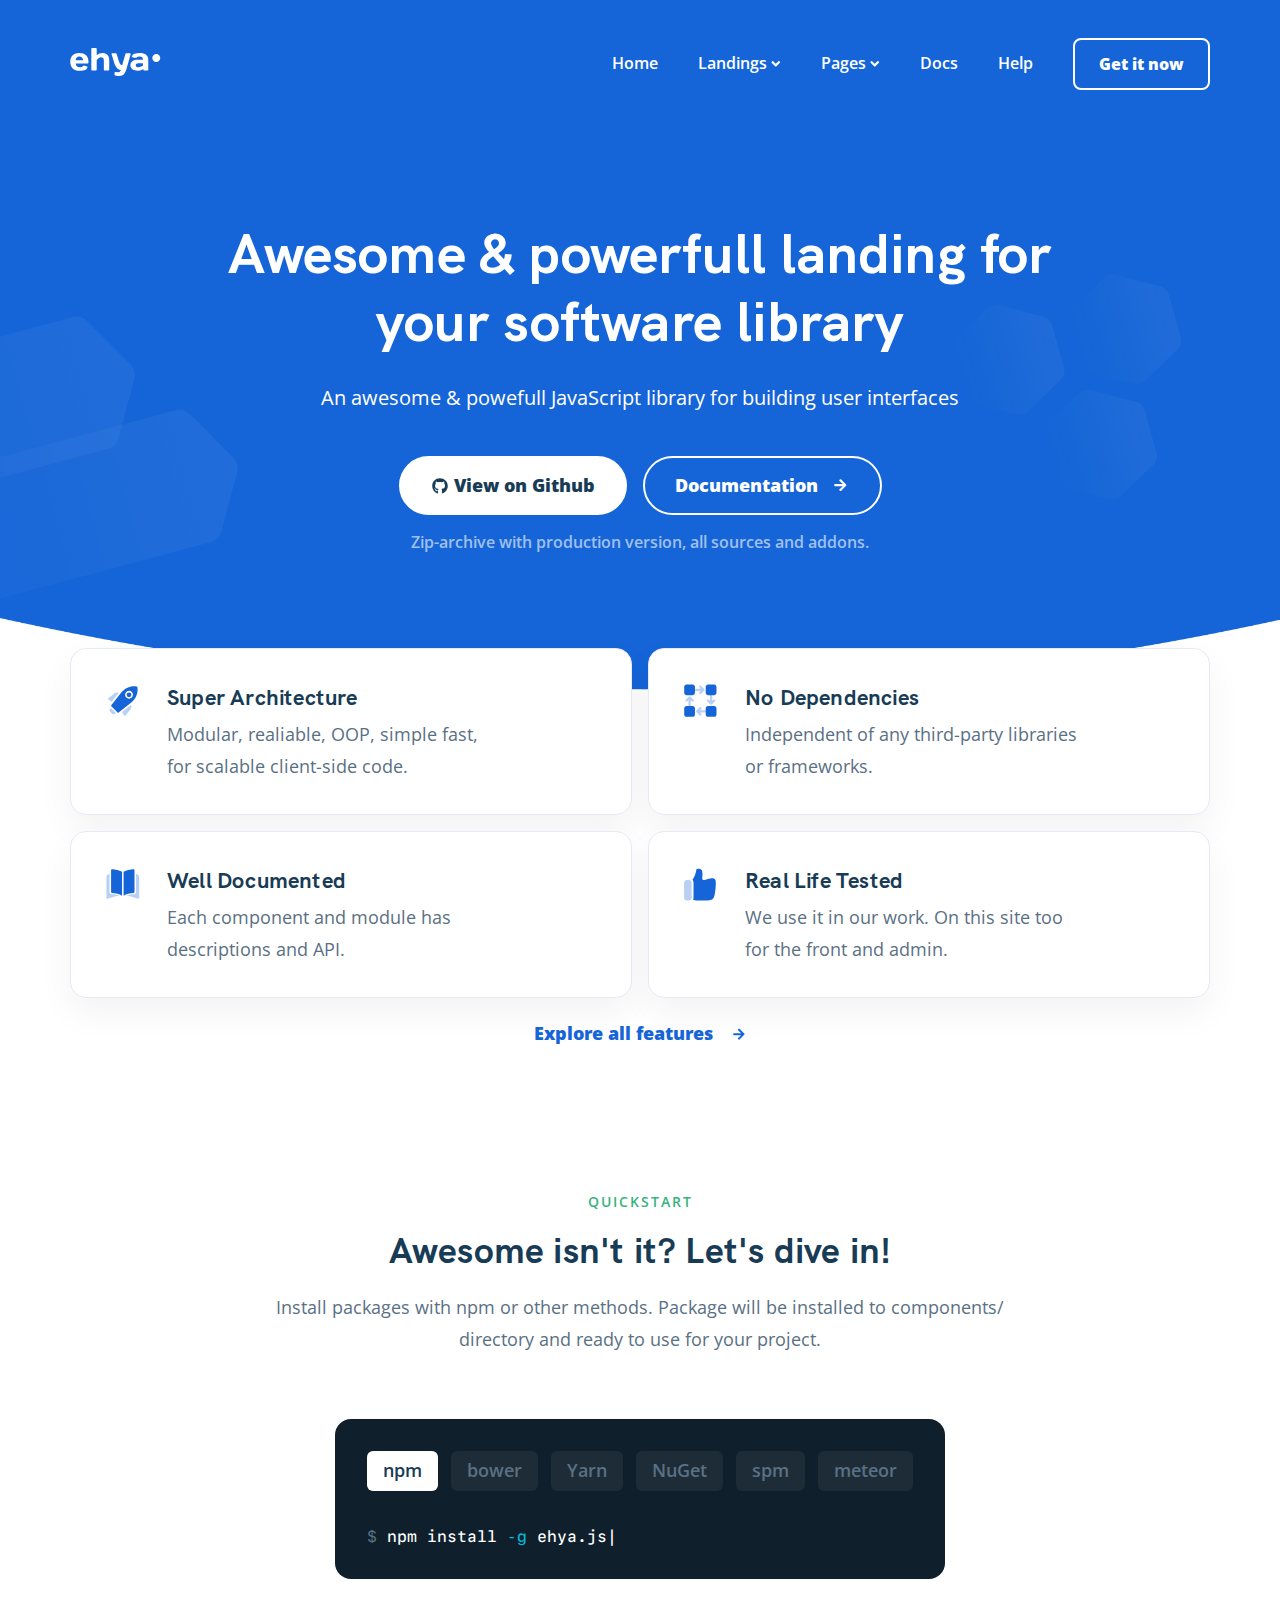
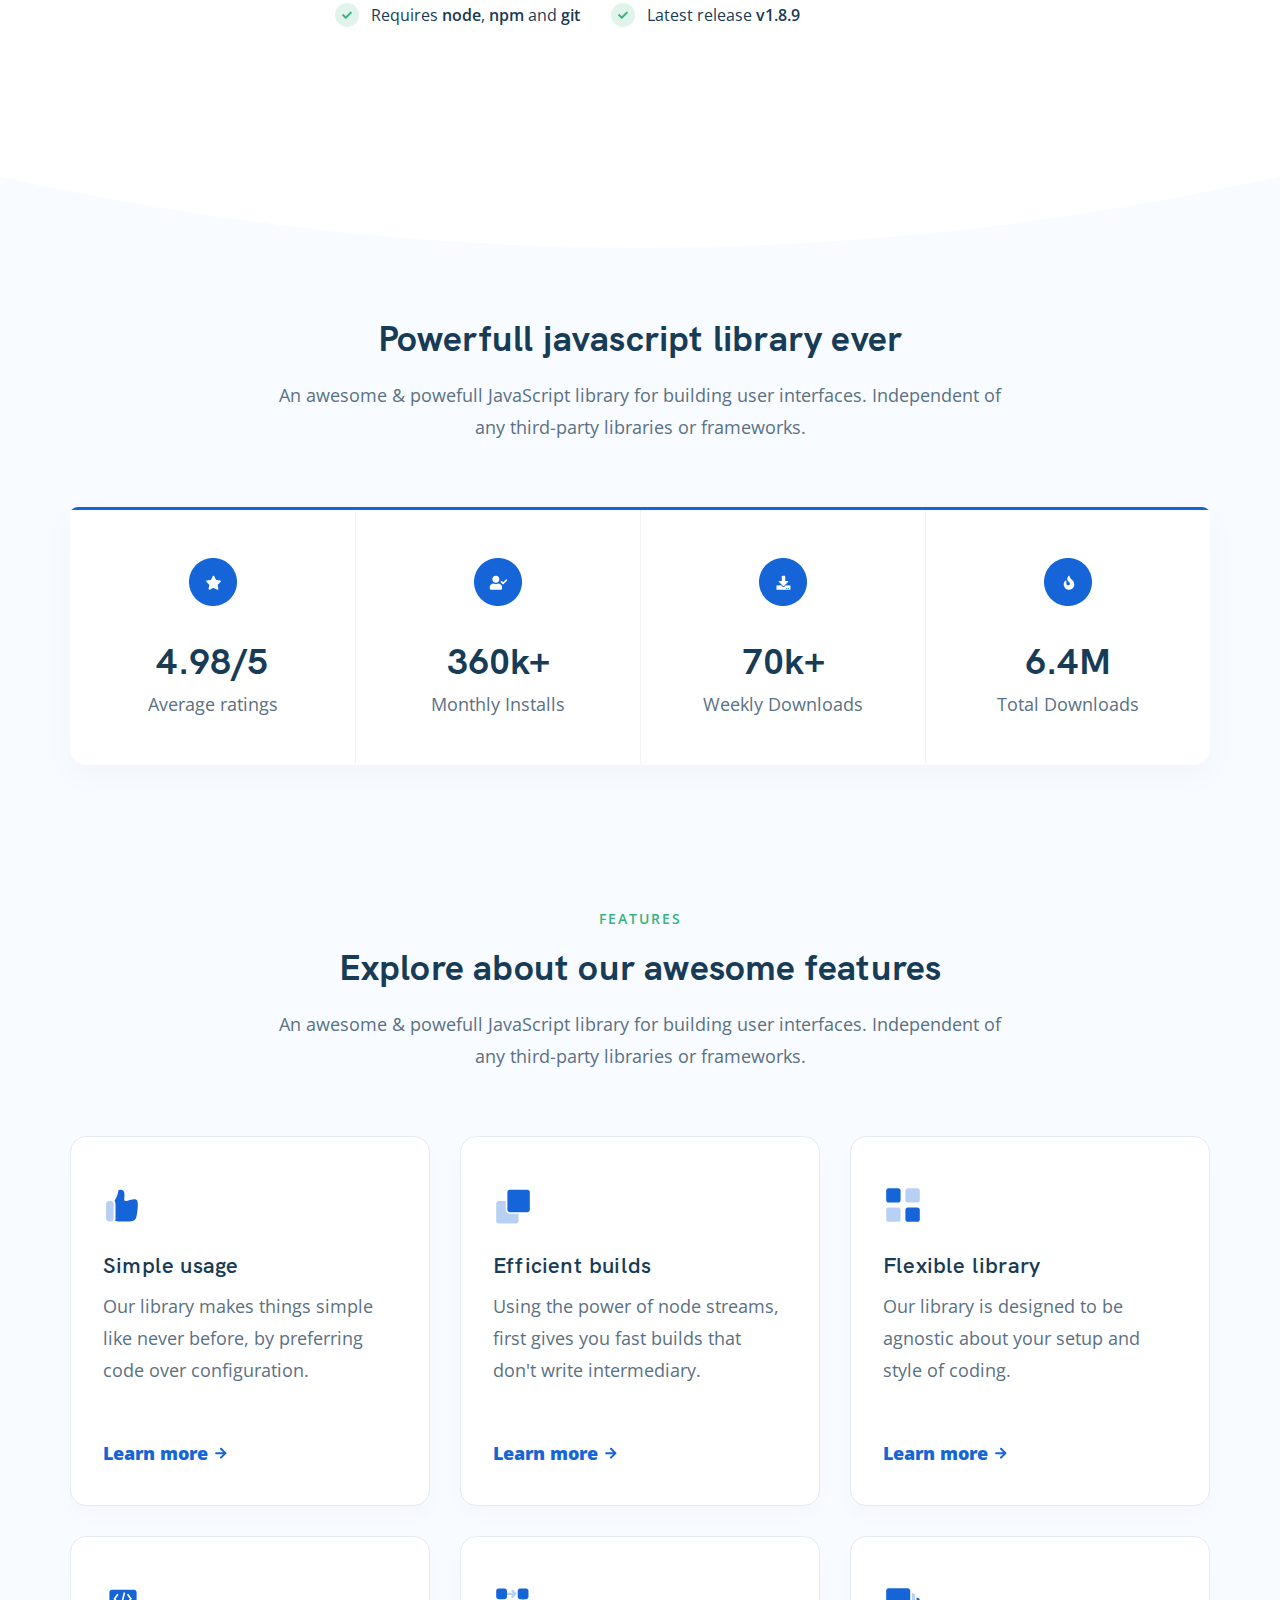
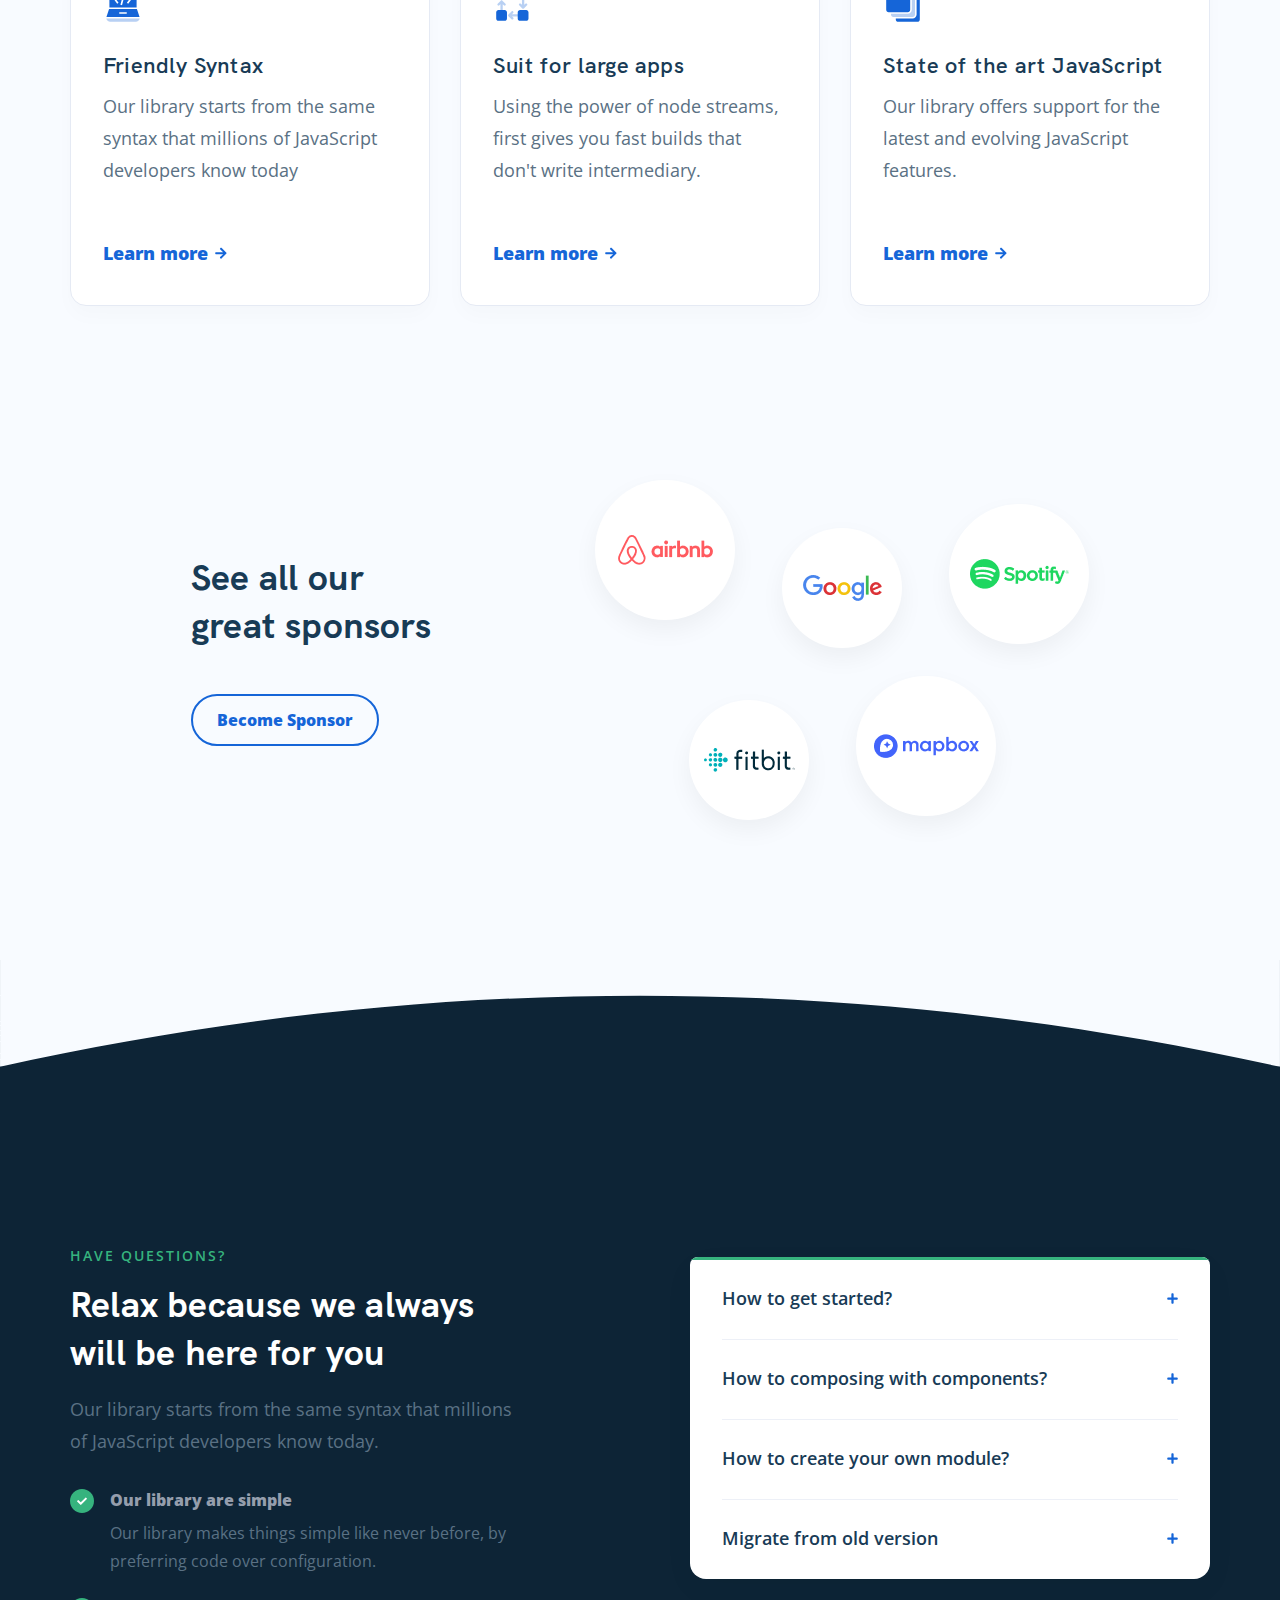
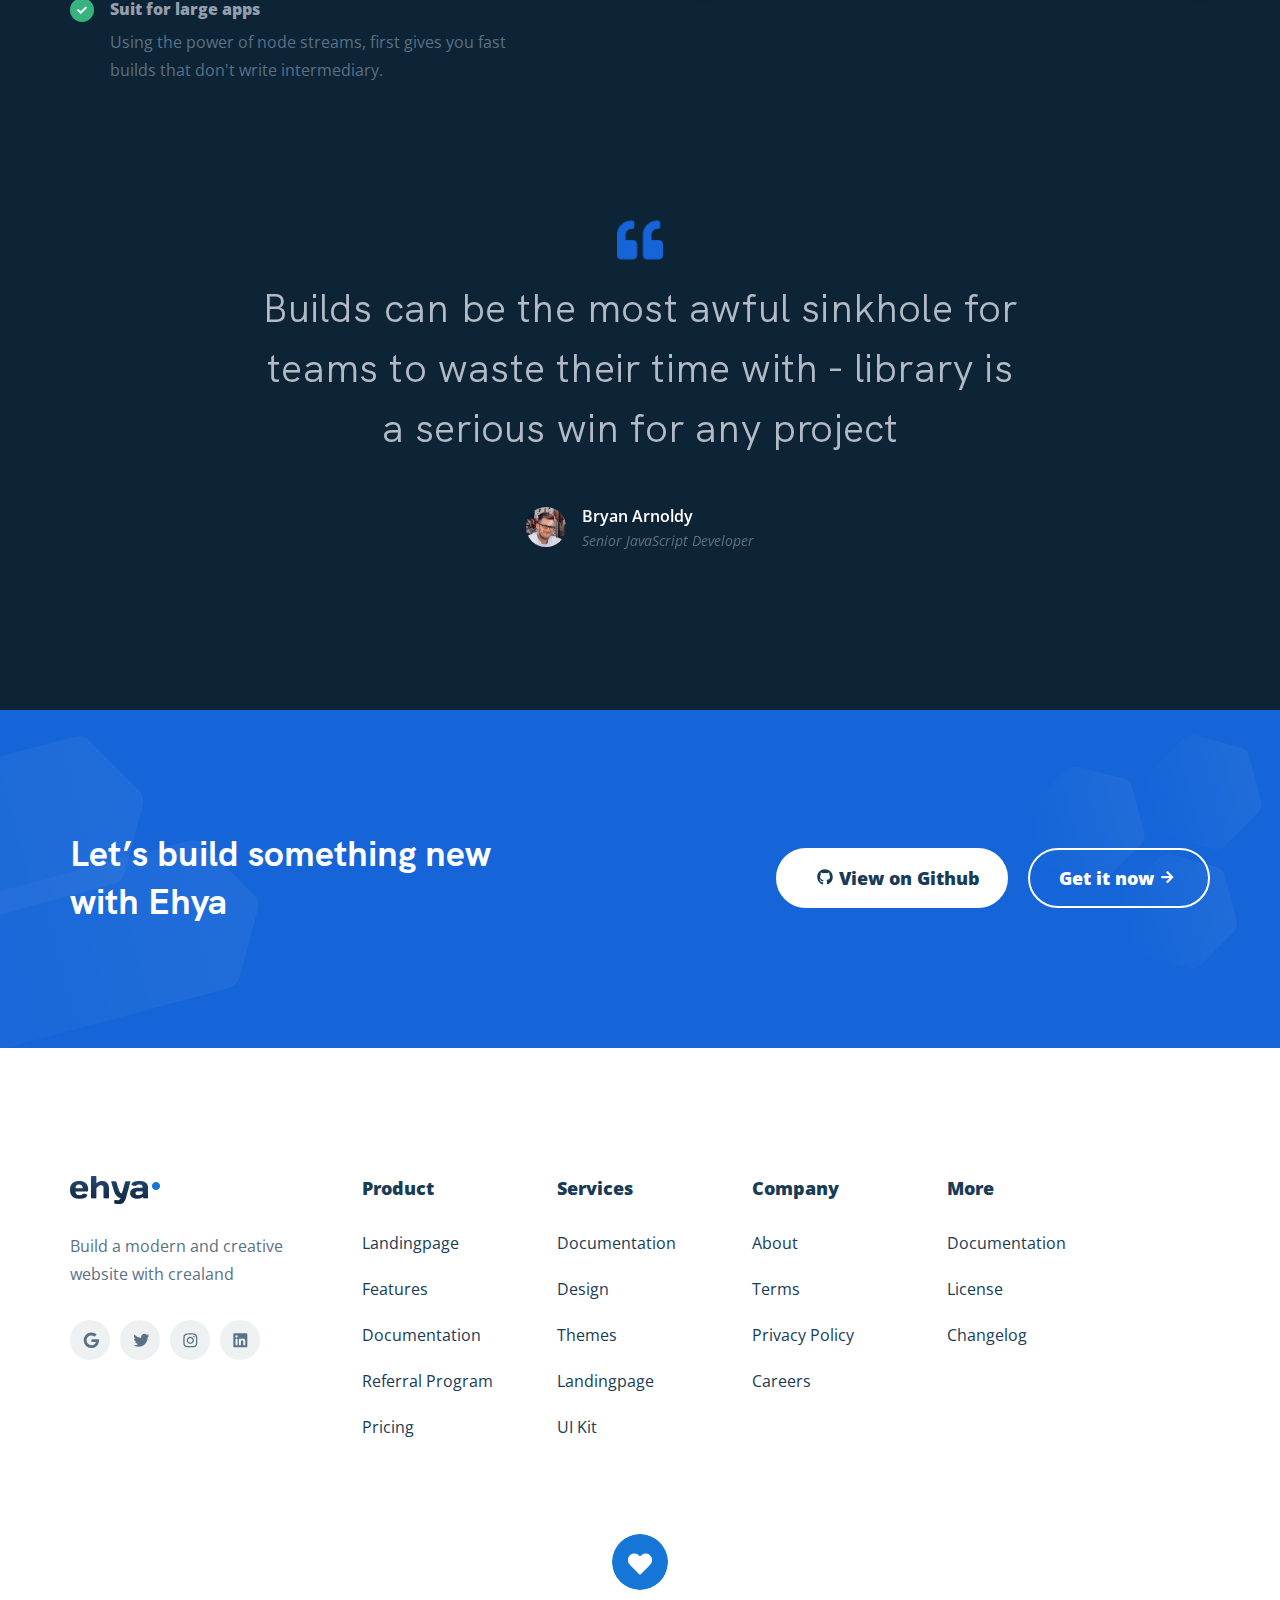
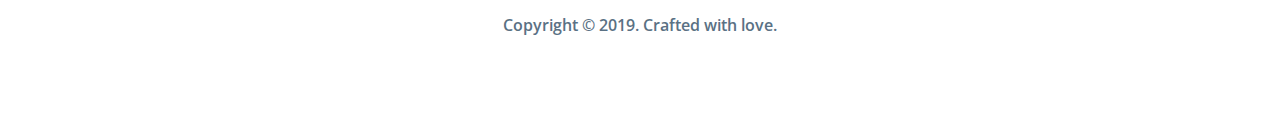
<file: index.html>
<!DOCTYPE html>
<html lang="en">
<head>
    <meta charset="UTF-8">
    <meta name="viewport" content="width=device-width, initial-scale=1.0">
    <title>Ehya - Software Library</title>
    <link rel="shortcut icon" href="images/favicon.ico" type="image/x-icon">
    <link rel="icon" href="images/favicon.ico" type="image/x-icon">
    <link rel="preload" href="https://fonts.googleapis.com/css2?family=Open+Sans:ital,wght@0,400;0,600;0,700;1,400&display=swap" as="style" onload="this.onload=null;this.rel='stylesheet'">
    <noscript>
        <link rel="stylesheet" href="https://fonts.googleapis.com/css2?family=Open+Sans:ital,wght@0,400;0,600;0,700;1,400&display=swap">
    </noscript>
    <link rel="preload" href="css/swiper-bundle.min.css" as="style" onload="this.onload=null;this.rel='stylesheet'">
    <noscript>
        <link rel="stylesheet" href="css/swiper-bundle.min.css">
    </noscript>
    <link rel="preload" href="css/style.css" as="style" onload="this.onload=null;this.rel='stylesheet'">
    <noscript>
        <link rel="stylesheet" href="css/style.css">
    </noscript>

    <script src="js/jquery-3.5.1.min.js" defer></script>
    <script src="js/swiper-bundle.min.js" defer></script>
    <script src="js/main.min.js" defer></script>
</head>
<body>
    
    <object type="image/svg+xml" data="images/sprites.svg" style="display: none;"></object>
    
    <div class="modal sign-up-modal">
        <div class="modal-overlay"></div>
        <div class="sign-up-modal__inner">
            <div class="close-btn-block">
                <img src="images/close-icon.png" alt="Close modal" class="sign-up-modal__close-btn">
            </div>
            <!-- /.close-btn-block -->
            <div class="sign-up-modal__content">
                <h3 class="sign-up-modal__title">Let’s join us</h3>
                <button class="sign-up-modal__google-sign-up-btn">
                    <img class="google-sign-up-img" src="images/Bitmap@3x.png" alt="Sign up via Google">
                    Sign up with Google
                </button>
                <h4 class="sign-up-modal__subtitle">Or, sign up with your email</h4>
                <form action="#" class="sign-up-modal__form">
                    <h6 class="input-title">Your name*</h6>
                    <input type="text" class="sign-up-modal__input sign-up-modal__name" placeholder="Enter your name">
                    <h6 class="input-title">Email address*</h6>
                    <input type="email" class="sign-up-modal__input sign-up-modal__email" placeholder="Enter email address">
                    <h6 class="input-title">Password*</h6>
                    <input type="password" class="sign-up-modal__input sign-up-modal__password" placeholder="Enter password">
                    <input type="checkbox" class="sign-up-modal__checkbox-input" id="modal-checkbox">
                    <label class="sign-up-modal__checkbox" for="modal-checkbox">Agree to terms & conditions</label>
                    <button class="sign-up-modal__sign-up-btn" type="submit">Sign up</button>
                </form>
                <span class="sign-up-modal__info">Already have an account?
                    <a class="sign-up-modal__info-link" href="#">Sign in now</a>
                </span></div>
            <!-- /.sign-up-modal__content -->
        </div>
        <!-- /.sign-up-mpdal__inner -->
    </div>
    <!-- /.modal sign-up-modal -->
    
    <div class="mobile-menu">
        <div class="mobile-menu__overlay"></div>
        <div class="mobile-menu__inner">
            <div class="mobile-menu__wrapper">
                <button class="mobile-menu__close-btn">
                    <img src="images/close-mobile-menu.png" alt="Close menu" class="close-btn-icon">
                </button>
                <ul class="mobile-menu__list">
                    <li class="mobile-menu__item">
                        <a href="index.html" class="mobile-menu__link">Home</a>
                    </li>
                    <li class="mobile-menu__item">
                        <a href="#" class="mobile-menu__link mobile-menu__link--dropdown">Landings
                            <svg class="icon mobile-menu__icon">
                                <use xlink:href="images/sprites.svg#arrow-dropdown-menu-icon"></use>
                            </svg>
                        </a>
                        <ul class="mobile-menu__submenu-list">
                            <li class="mobile-menu__submenu-item">
                                <a href="#" class="mobile-menu__submenu-link mobile-menu__submenu-link--dropdown">Services
                                    <svg class="icon mobile-menu__icon">
                                        <use xlink:href="images/sprites.svg#arrow-dropdown-menu-icon"></use>
                                    </svg>
                                </a>
                                <ul class="mobile-menu__subsubmenu-list">
                                    <li class="mobile-menu__subsubmenu-item">
                                        <a href="#" class="mobile-menu__submenu-link">Software Library</a>
                                    </li>
                                    <li class="mobile-menu__subsubmenu-item">
                                        <a href="#" class="mobile-menu__submenu-link">Insurance</a>
                                    </li>
                                    <li class="mobile-menu__subsubmenu-item">
                                        <a href="#" class="mobile-menu__submenu-link">Converence</a>
                                    </li>
                                    <li class="mobile-menu__subsubmenu-item">
                                        <a href="#" class="mobile-menu__submenu-link">Rental</a>
                                    </li>
                                </ul>
                            </li> 
                            <li class="mobile-menu__submenu-item">
                                <a href="#" class="mobile-menu__submenu-link mobile-menu__submenu-link--dropdown">Products
                                    <svg class="icon mobile-menu__icon">
                                        <use xlink:href="images/sprites.svg#arrow-dropdown-menu-icon"></use>
                                    </svg>
                                </a>
                                <ul class="mobile-menu__subsubmenu-list">
                                    <li class="mobile-menu__subsubmenu-item">
                                        <a href="#" class="mobile-menu__submenu-link">Software Library</a>
                                    </li>
                                    <li class="mobile-menu__subsubmenu-item">
                                        <a href="#" class="mobile-menu__submenu-link">Insurance</a>
                                    </li>
                                    <li class="mobile-menu__subsubmenu-item">
                                        <a href="#" class="mobile-menu__submenu-link">Converence</a>
                                    </li>
                                    <li class="mobile-menu__subsubmenu-item">
                                        <a href="#" class="mobile-menu__submenu-link">Rental</a>
                                    </li>
                                </ul>
                            </li>
                        </ul>
                    </li>
                    <li class="mobile-menu__item">
                        <a href="#" class="mobile-menu__link mobile-menu__link--dropdown">Pages
                            <svg class="icon mobile-menu__icon">
                                <use xlink:href="images/sprites.svg#arrow-dropdown-menu-icon"></use>
                            </svg>
                        </a>
                        <ul class="mobile-menu__submenu-list">
                            <li class="mobile-menu__submenu-item">
                                <a href="#" class="mobile-menu__submenu-link">Software Library</a>
                            </li>
                            <li class="mobile-menu__submenu-item">
                                <a href="#" class="mobile-menu__submenu-link">Insurance</a>
                            </li>
                            <li class="mobile-menu__submenu-item">
                                <a href="#" class="mobile-menu__submenu-link">Converence</a>
                            </li>
                            <li class="mobile-menu__submenu-item">
                                <a href="#" class="mobile-menu__submenu-link">Rental</a>
                            </li>
                        </ul>
                    </li>
                    <li class="mobile-menu__item">
                        <a href="#" class="mobile-menu__link mobile-menu__link--dropdown">Docs
                            <svg class="icon mobile-menu__icon">
                                <use xlink:href="images/sprites.svg#arrow-dropdown-menu-icon"></use>
                            </svg>
                        </a>
                        <ul class="mobile-menu__submenu-list">
                            <li class="mobile-menu__submenu-item">
                                <a href="#" class="mobile-menu__submenu-link">Software Library</a>
                            </li>
                            <li class="mobile-menu__submenu-item">
                                <a href="#" class="mobile-menu__submenu-link">Insurance</a>
                            </li>
                            <li class="mobile-menu__submenu-item">
                                <a href="#" class="mobile-menu__submenu-link">Converence</a>
                            </li>
                            <li class="mobile-menu__submenu-item">
                                <a href="#" class="mobile-menu__submenu-link">Rental</a>
                            </li>
                        </ul>
                    </li>
                </ul>
                <button class="mobile-menu__button modal-open-btn">Get it now</button>
            </div>
            <!-- /.mobile-menu__wrapper -->
        </div>
        <!-- /.mobile-menu__inner -->
    </div>
    <!-- /.mobile-menu -->
    
    <header class="header">
        <div class="container header__container">
            <div class="header__wrapper">
                <div class="header__logo">
                    <a href="index.html" class="header__link">
                        <img src="images/logo-header.svg" alt="Ehya" class="header__logo-image">
                    </a>
                </div>
                <nav class="header__menu menu">
                    <ul class="menu__list">
                        <li class="menu__item">
                            <a href="index.html" class="menu__link">Home</a>
                        </li>
                        <li class="menu__item menu__item--dropdown" id="landings">
                            <a href="#" class="menu__link">Landings
                                <img src="images/menu-arrow-down.svg" alt="More" class="menu__img">
                            </a>
                            <div class="dropdown-menu">
                                <div class="dropdown-menu__wrapper">
                                    <ul class="dropdown-menu__list">
                                        <li class="dropdown-menu__item dropdown-menu__item--dropdown">Company
                                            <svg class="icon arrow-dropdown-menu-icon">
                                                <use xlink:href="images/sprites.svg#arrow-dropdown-menu-icon"></use>
                                            </svg>
                                            <div class="dropdown-submenu">
                                                <div class="dropdown-submenu__wrapper">
                                                    <ul class="dropdown-submenu__list">
                                                        <li class="dropdown-submenu__item">Basic</li>
                                                        <li class="dropdown-submenu__item">Right Cover</li>
                                                        <li class="dropdown-submenu__item">Left Cover</li>
                                                        <li class="dropdown-submenu__item">Modal</li>
                                                        <li class="dropdown-submenu__item">Modal with Image</li>
                                                        <li class="dropdown-submenu__item">Illustration</li>
                                                    </ul>
                                                </div>
                                                <!-- /.dropdown-submenu__wrapper -->
                                            </div>
                                            <!-- /.dropdown-submenu -->
                                        </li>
                                        <li class="dropdown-menu__item dropdown-menu__item--dropdown">Career
                                            <svg class="icon arrow-dropdown-menu-icon">
                                                <use xlink:href="images/sprites.svg#arrow-dropdown-menu-icon"></use>
                                            </svg>
                                            <div class="dropdown-submenu">
                                                <div class="dropdown-submenu__wrapper">
                                                    <ul class="dropdown-submenu__list">
                                                        <li class="dropdown-submenu__item">Basic</li>
                                                        <li class="dropdown-submenu__item">Right Cover</li>
                                                        <li class="dropdown-submenu__item">Left Cover</li>
                                                        <li class="dropdown-submenu__item">Modal</li>
                                                        <li class="dropdown-submenu__item">Modal with Image</li>
                                                        <li class="dropdown-submenu__item">Illustration</li>
                                                    </ul>
                                                </div>
                                                <!-- /.dropdown-submenu__wrapper -->
                                            </div>
                                            <!-- /.dropdown-submenu -->
                                        </li>
                                        <li class="dropdown-menu__item dropdown-menu__item--dropdown">Blog
                                            <svg class="icon arrow-dropdown-menu-icon">
                                                <use xlink:href="images/sprites.svg#arrow-dropdown-menu-icon"></use>
                                            </svg>
                                            <div class="dropdown-submenu">
                                                <div class="dropdown-submenu__wrapper">
                                                    <ul class="dropdown-submenu__list">
                                                        <li class="dropdown-submenu__item">Basic</li>
                                                        <li class="dropdown-submenu__item">Right Cover</li>
                                                        <li class="dropdown-submenu__item">Left Cover</li>
                                                        <li class="dropdown-submenu__item">Modal</li>
                                                        <li class="dropdown-submenu__item">Modal with Image</li>
                                                        <li class="dropdown-submenu__item">Illustration</li>
                                                    </ul>
                                                </div>
                                                <!-- /.dropdown-submenu__wrapper -->
                                            </div>
                                            <!-- /.dropdown-submenu -->
                                        </li>
                                        <li class="dropdown-menu__item dropdown-menu__item--dropdown">Utility - Sign in
                                            <svg class="icon arrow-dropdown-menu-icon">
                                                <use xlink:href="images/sprites.svg#arrow-dropdown-menu-icon"></use>
                                            </svg>
                                            <div class="dropdown-submenu">
                                                <div class="dropdown-submenu__wrapper">
                                                    <ul class="dropdown-submenu__list">
                                                        <li class="dropdown-submenu__item">Basic</li>
                                                        <li class="dropdown-submenu__item">Right Cover</li>
                                                        <li class="dropdown-submenu__item">Left Cover</li>
                                                        <li class="dropdown-submenu__item">Modal</li>
                                                        <li class="dropdown-submenu__item">Modal with Image</li>
                                                        <li class="dropdown-submenu__item">Illustration</li>
                                                    </ul>
                                                </div>
                                                <!-- /.dropdown-submenu__wrapper -->
                                            </div>
                                            <!-- /.dropdown-submenu -->
                                        </li>
                                        <li class="dropdown-menu__item dropdown-menu__item--dropdown">Utility - Sign up
                                            <svg class="icon arrow-dropdown-menu-icon">
                                                <use xlink:href="images/sprites.svg#arrow-dropdown-menu-icon"></use>
                                            </svg>
                                            <div class="dropdown-submenu">
                                                <div class="dropdown-submenu__wrapper">
                                                    <ul class="dropdown-submenu__list">
                                                        <li class="dropdown-submenu__item">Basic</li>
                                                        <li class="dropdown-submenu__item">Right Cover</li>
                                                        <li class="dropdown-submenu__item">Left Cover</li>
                                                        <li class="dropdown-submenu__item">Modal</li>
                                                        <li class="dropdown-submenu__item">Modal with Image</li>
                                                        <li class="dropdown-submenu__item">Illustration</li>
                                                    </ul>
                                                </div>
                                                <!-- /.dropdown-submenu__wrapper -->
                                            </div>
                                            <!-- /.dropdown-submenu -->
                                        </li>
                                        <li class="dropdown-menu__item dropdown-menu__item--dropdown">Utility - Password Reset
                                            <svg class="icon arrow-dropdown-menu-icon">
                                                <use xlink:href="images/sprites.svg#arrow-dropdown-menu-icon"></use>
                                            </svg>
                                            <div class="dropdown-submenu">
                                                <div class="dropdown-submenu__wrapper">
                                                    <ul class="dropdown-submenu__list">
                                                        <li class="dropdown-submenu__item">Basic</li>
                                                        <li class="dropdown-submenu__item">Right Cover</li>
                                                        <li class="dropdown-submenu__item">Left Cover</li>
                                                        <li class="dropdown-submenu__item">Modal</li>
                                                        <li class="dropdown-submenu__item">Modal with Image</li>
                                                        <li class="dropdown-submenu__item">Illustration</li>
                                                    </ul>
                                                </div>
                                                <!-- /.dropdown-submenu__wrapper -->
                                            </div>
                                            <!-- /.dropdown-submenu -->
                                        </li>
                                        <li class="dropdown-menu__item dropdown-menu__item--dropdown">Utility - Error 404
                                            <svg class="icon arrow-dropdown-menu-icon">
                                                <use xlink:href="images/sprites.svg#arrow-dropdown-menu-icon"></use>
                                            </svg>
                                            <div class="dropdown-submenu">
                                                <div class="dropdown-submenu__wrapper">
                                                    <ul class="dropdown-submenu__list">
                                                        <li class="dropdown-submenu__item">Basic</li>
                                                        <li class="dropdown-submenu__item">Right Cover</li>
                                                        <li class="dropdown-submenu__item">Left Cover</li>
                                                        <li class="dropdown-submenu__item">Modal</li>
                                                        <li class="dropdown-submenu__item">Modal with Image</li>
                                                        <li class="dropdown-submenu__item">Illustration</li>
                                                    </ul>
                                                </div>
                                                <!-- /.dropdown-submenu__wrapper -->
                                            </div>
                                            <!-- /.dropdown-submenu -->
                                        </li>
                                    </ul>
                                </div>
                                <!-- /.dropdown-menu__wrapper -->
                            </div>
                            <!-- /.dropdown-menu -->
                        </li>
                        <li class="menu__item menu__item--dropdown" id="pages">
                            <a href="#" class="menu__link">Pages
                                <img src="images/menu-arrow-down.svg" alt="More" class="menu__img">
                            </a>
                            <div class="dropdown-menu">
                                <div class="dropdown-menu__wrapper">
                                    <ul class="dropdown-menu__list">
                                        <li class="dropdown-menu__item dropdown-menu__item--dropdown">Company
                                            <svg class="icon arrow-dropdown-menu-icon">
                                                <use xlink:href="images/sprites.svg#arrow-dropdown-menu-icon"></use>
                                            </svg>
                                            <div class="dropdown-submenu">
                                                <div class="dropdown-submenu__wrapper">
                                                    <ul class="dropdown-submenu__list">
                                                        <li class="dropdown-submenu__item">Basic</li>
                                                        <li class="dropdown-submenu__item">Right Cover</li>
                                                        <li class="dropdown-submenu__item">Left Cover</li>
                                                        <li class="dropdown-submenu__item">Modal</li>
                                                        <li class="dropdown-submenu__item">Modal with Image</li>
                                                        <li class="dropdown-submenu__item">Illustration</li>
                                                    </ul>
                                                </div>
                                                <!-- /.dropdown-submenu__wrapper -->
                                            </div>
                                            <!-- /.dropdown-submenu -->
                                        </li>
                                        <li class="dropdown-menu__item dropdown-menu__item--dropdown">Career
                                            <svg class="icon arrow-dropdown-menu-icon">
                                                <use xlink:href="images/sprites.svg#arrow-dropdown-menu-icon"></use>
                                            </svg>
                                            <div class="dropdown-submenu">
                                                <div class="dropdown-submenu__wrapper">
                                                    <ul class="dropdown-submenu__list">
                                                        <li class="dropdown-submenu__item">Basic</li>
                                                        <li class="dropdown-submenu__item">Right Cover</li>
                                                        <li class="dropdown-submenu__item">Left Cover</li>
                                                        <li class="dropdown-submenu__item">Modal</li>
                                                        <li class="dropdown-submenu__item">Modal with Image</li>
                                                        <li class="dropdown-submenu__item">Illustration</li>
                                                    </ul>
                                                </div>
                                                <!-- /.dropdown-submenu__wrapper -->
                                            </div>
                                            <!-- /.dropdown-submenu -->
                                        </li>
                                        <li class="dropdown-menu__item dropdown-menu__item--dropdown">Blog
                                            <svg class="icon arrow-dropdown-menu-icon">
                                                <use xlink:href="images/sprites.svg#arrow-dropdown-menu-icon"></use>
                                            </svg>
                                            <div class="dropdown-submenu">
                                                <div class="dropdown-submenu__wrapper">
                                                    <ul class="dropdown-submenu__list">
                                                        <li class="dropdown-submenu__item">Basic</li>
                                                        <li class="dropdown-submenu__item">Right Cover</li>
                                                        <li class="dropdown-submenu__item">Left Cover</li>
                                                        <li class="dropdown-submenu__item">Modal</li>
                                                        <li class="dropdown-submenu__item">Modal with Image</li>
                                                        <li class="dropdown-submenu__item">Illustration</li>
                                                    </ul>
                                                </div>
                                                <!-- /.dropdown-submenu__wrapper -->
                                            </div>
                                            <!-- /.dropdown-submenu -->
                                        </li>
                                        <li class="dropdown-menu__item dropdown-menu__item--dropdown">Utility - Sign in
                                            <svg class="icon arrow-dropdown-menu-icon">
                                                <use xlink:href="images/sprites.svg#arrow-dropdown-menu-icon"></use>
                                            </svg>
                                            <div class="dropdown-submenu">
                                                <div class="dropdown-submenu__wrapper">
                                                    <ul class="dropdown-submenu__list">
                                                        <li class="dropdown-submenu__item">Basic</li>
                                                        <li class="dropdown-submenu__item">Right Cover</li>
                                                        <li class="dropdown-submenu__item">Left Cover</li>
                                                        <li class="dropdown-submenu__item">Modal</li>
                                                        <li class="dropdown-submenu__item">Modal with Image</li>
                                                        <li class="dropdown-submenu__item">Illustration</li>
                                                    </ul>
                                                </div>
                                                <!-- /.dropdown-submenu__wrapper -->
                                            </div>
                                            <!-- /.dropdown-submenu -->
                                        </li>
                                        <li class="dropdown-menu__item dropdown-menu__item--dropdown">Utility - Sign up
                                            <svg class="icon arrow-dropdown-menu-icon">
                                                <use xlink:href="images/sprites.svg#arrow-dropdown-menu-icon"></use>
                                            </svg>
                                            <div class="dropdown-submenu">
                                                <div class="dropdown-submenu__wrapper">
                                                    <ul class="dropdown-submenu__list">
                                                        <li class="dropdown-submenu__item">Basic</li>
                                                        <li class="dropdown-submenu__item">Right Cover</li>
                                                        <li class="dropdown-submenu__item">Left Cover</li>
                                                        <li class="dropdown-submenu__item">Modal</li>
                                                        <li class="dropdown-submenu__item">Modal with Image</li>
                                                        <li class="dropdown-submenu__item">Illustration</li>
                                                    </ul>
                                                </div>
                                                <!-- /.dropdown-submenu__wrapper -->
                                            </div>
                                            <!-- /.dropdown-submenu -->
                                        </li>
                                        <li class="dropdown-menu__item dropdown-menu__item--dropdown">Utility - Password Reset
                                            <svg class="icon arrow-dropdown-menu-icon">
                                                <use xlink:href="images/sprites.svg#arrow-dropdown-menu-icon"></use>
                                            </svg>
                                            <div class="dropdown-submenu">
                                                <div class="dropdown-submenu__wrapper">
                                                    <ul class="dropdown-submenu__list">
                                                        <li class="dropdown-submenu__item">Basic</li>
                                                        <li class="dropdown-submenu__item">Right Cover</li>
                                                        <li class="dropdown-submenu__item">Left Cover</li>
                                                        <li class="dropdown-submenu__item">Modal</li>
                                                        <li class="dropdown-submenu__item">Modal with Image</li>
                                                        <li class="dropdown-submenu__item">Illustration</li>
                                                    </ul>
                                                </div>
                                                <!-- /.dropdown-submenu__wrapper -->
                                            </div>
                                            <!-- /.dropdown-submenu -->
                                        </li>
                                        <li class="dropdown-menu__item dropdown-menu__item--dropdown">Utility - Error 404
                                            <svg class="icon arrow-dropdown-menu-icon">
                                                <use xlink:href="images/sprites.svg#arrow-dropdown-menu-icon"></use>
                                            </svg>
                                            <div class="dropdown-submenu">
                                                <div class="dropdown-submenu__wrapper">
                                                    <ul class="dropdown-submenu__list">
                                                        <li class="dropdown-submenu__item">Basic</li>
                                                        <li class="dropdown-submenu__item">Right Cover</li>
                                                        <li class="dropdown-submenu__item">Left Cover</li>
                                                        <li class="dropdown-submenu__item">Modal</li>
                                                        <li class="dropdown-submenu__item">Modal with Image</li>
                                                        <li class="dropdown-submenu__item">Illustration</li>
                                                    </ul>
                                                </div>
                                                <!-- /.dropdown-submenu__wrapper -->
                                            </div>
                                            <!-- /.dropdown-submenu -->
                                        </li>
                                    </ul>
                                </div>
                                <!-- /.dropdown-menu__wrapper -->
                            </div>
                            <!-- /.dropdown-menu -->
                        </li>
                        <li class="menu__item">
                            <a href="#" class="menu__link">Docs</a>
                        </li>
                        <li class="menu__item">
                            <a href="#" class="menu__link">Help</a>
                        </li>
                    </ul>
                </nav>
                <button class="header__button modal-open-btn">Get it now</button>
        
                <button class="mobile-menu-open-btn">
                    <span class="open-btn-item"></span>
                    <span class="open-btn-item"></span>
                    <span class="open-btn-item"></span>
                </button>
            </div>
            <!-- /.header__wrapper -->
        </div>
        <!-- /.container header__container -->
    </header>

    <section class="hero">
        <div class="hero__wrapper">
            <div class="container">
                <div class="hero__content">
                    <h1 class="hero__title">Awesome & powerfull landing for your software library</h1>
                    <h4 class="hero__subtitle">An awesome & powefull JavaScript library for building user interfaces</h4>
                    <div class="hero__button-group">
                        <a href="#" class="hero__button hero__git-button">
                            <svg class="icon git-icon hero__git">
                                <use xlink:href="images/sprites.svg#git-icon"></use>
                            </svg>
                            View on Github
                        </a>
                        <a href="pricing.html" class="hero__button hero__docs-button">Documentation 
                            <svg class="icon arrow-right-icon hero__arrow-right">
                                <use xlink:href="images/sprites.svg#arrow-right-icon"></use>
                            </svg>
                        </a>
                    </div>
                    <!-- /.hero__button-group -->
                    <p class="hero__descr">Zip-archive with production version, all sources and addons.</p>
                    <div class="left-patern">
                        <img src="images/hero-patern-left.svg" alt="#">
                    </div>
                    <!-- /.left-patern -->
                    <div class="right-patern">
                        <img src="images/hero-patern-right.svg" alt="#">
                    </div>
                    <!-- /.right-patern -->
                </div>
                <!-- /.hero__content -->
            </div>
        </div>
        <!-- /.hero__wrapper -->
        <div class="hero__wave">
            <img src="images/wave.png" alt="wave">
        </div>
    </section>

    <section class="features-cards"> 
        <div class="container features-cards__container">
            <div class="features-cards__inner">
                <div class="features-cards__item">
                    <img src="images/icon-rocket.svg" alt="Rocket" class="features-cards__icon">
                    <div class="features-cards__descr">
                        <h4 class="features-cards__title">Super Architecture</h4>
                        <p class="features-cards__text">Modular, realiable, OOP, simple fast, for scalable client-side code.</p>
                    </div>
                    <!-- /.features-cards__descr -->
                </div>
                <!-- /.features-cards__item -->
                <div class="features-cards__item">
                    <img src="images/icon-workflow.svg" alt="Workflow" class="features-cards__icon">
                    <div class="features-cards__descr">
                        <h4 class="features-cards__title">No Dependencies</h4>
                        <p class="features-cards__text">Independent of any third-party libraries or frameworks.</p>
                    </div>
                    <!-- /.features-cards__descr -->
                </div>
                <!-- /.features-cards__item -->
                <div class="features-cards__item">
                    <img src="images/icon-opened-file.svg" alt="Opened File" class="features-cards__icon">
                    <div class="features-cards__descr">
                        <h4 class="features-cards__title">Well Documented</h4>
                        <p class="features-cards__text">Each component and module has descriptions and API.</p>
                    </div>
                    <!-- /.features-cards__descr -->
                </div>
                <!-- /.features-cards__item -->
                <div class="features-cards__item">
                    <img src="images/icon-like.svg" alt="Like" class="features-cards__icon">
                    <div class="features-cards__descr">
                        <h4 class="features-cards__title">Real Life Tested</h4>
                        <p class="features-cards__text">We use it in our work. On this site too for the front and admin.</p>
                    </div>
                    <!-- /.features-cards__descr -->
                </div>
                <!-- /.features-cards__item -->
            </div>
            <!-- /.features-cards__inner -->
                <div class="features-cards__explore-all">
                    <a href="pricing.html" class="features-cards__link">Explore all features
                        <svg class="icon arrow-right-icon features-cards__arrow-right">
                            <use xlink:href="images/sprites.svg#arrow-right-icon"></use>
                        </svg>
                    </a>
                </div>
                <!-- /.features-cards__explore-all -->
        </div>
        <!-- /.container -->
    </section>

    <section class="quickstart">
        <div class="container">
            <div class="quickstart__inner">
                <h5 class="quickstart__suptitle section-suptitle">QUICKSTART</h5>
                <h2 class="quickstart__title section-title">Awesome isn't it? Let's dive in!</h2>
                <p class="quickstart__descr section-descr">Install packages with npm or other methods. Package will be installed to components/ directory and ready to use for your project.</p>
                <div class="quickstart__monitor-inner">
                    <div class="quickstart__monitor">
                        <div class="quickstart__button-panel">
                            <button class="quickstart__button quickstart__button--active" data-target="npm">npm</button>
                            <button class="quickstart__button" data-target="bower">bower</button>
                            <button class="quickstart__button" data-target="yarn">Yarn</button>
                            <button class="quickstart__button" data-target="nuGet">NuGet</button>
                            <button class="quickstart__button" data-target="spm">spm</button>
                            <button class="quickstart__button" data-target="meteor">meteor</button>
                        </div>
                        <!-- /.quickstart__button-panel -->
                        <div class="quickstart__code-panel">
                            <p class="quickstart__code-sample quickstart__code-sample--active" id="npm">
                                <span class="grey-text">$ </span>npm install <span class="cian-text">-g </span>ehya.js|
                            </p>
                            <p class="quickstart__code-sample" id="bower">
                                <span class="grey-text">$ </span>bower install <span class="cian-text">-g </span>ehya.js|
                            </p>
                            <p class="quickstart__code-sample" id="yarn">
                                <span class="grey-text">$ </span>Yarn install <span class="cian-text">-g </span>ehya.js|
                            </p>
                            <p class="quickstart__code-sample" id="nuGet">
                                <span class="grey-text">$ </span>NuGet install <span class="cian-text">-g </span>ehya.js|
                            </p>
                            <p class="quickstart__code-sample" id="spm">
                                <span class="grey-text">$ </span>spm install <span class="cian-text">-g </span>ehya.js|
                            </p>
                            <p class="quickstart__code-sample" id="meteor">
                                <span class="grey-text">$ </span>meteor install <span class="cian-text">-g </span>ehya.js|
                            </p>
                        </div>
                        <!-- /.quickstart__code-panel -->
                    </div>
                    <!-- /.quickstart__monitor -->
                    <div class="quickstart__explanation">
                        <div class="quickstart__explanation-item quickstart__explanation-item--active" id="npm-req">
                            <p class="quickstart__text quickstart__requiares">
                                <img src="images/check-icon.svg" alt="icon" class="quickstart__icon"> Requires
                                <span class="quickstart__bold-span"> &nbsp;node</span>,
                                <span class="quickstart__bold-span">&nbsp;npm&nbsp;</span>and
                                <span class="quickstart__bold-span">&nbsp;git </span>
                            </p>
                            <p class="quickstart__text quickstart__version">
                                <img src="images/check-icon.svg" alt="icon" class="quickstart__icon"> Latest release
                                <span class="quickstart__bold-span">&nbsp;v1.8.9</span>
                            </p>
                        </div>
                        <!-- /.quickstart__explanation-item -->
                        <div class="quickstart__explanation-item" id="bower-req">
                            <p class="quickstart__text quickstart__requiares">
                                <img src="images/check-icon.svg" alt="icon" class="quickstart__icon"> Requires
                                <span class="quickstart__bold-span"> &nbsp;node</span>,
                                <span class="quickstart__bold-span">&nbsp;bower&nbsp;</span>and
                                <span class="quickstart__bold-span">&nbsp;git </span>
                            </p>
                            <p class="quickstart__text quickstart__version">
                                <img src="images/check-icon.svg" alt="icon" class="quickstart__icon"> Latest release
                                <span class="quickstart__bold-span">&nbsp;v2.3</span>
                            </p>
                        </div>
                        <!-- /.quickstart__explanation-item -->
                        <div class="quickstart__explanation-item" id="yarn-req">
                            <p class="quickstart__text quickstart__requiares">
                                <img src="images/check-icon.svg" alt="icon" class="quickstart__icon"> Requires
                                <span class="quickstart__bold-span"> &nbsp;node</span>,
                                <span class="quickstart__bold-span">&nbsp;Yarn&nbsp;</span>and
                                <span class="quickstart__bold-span">&nbsp;git </span>
                            </p>
                            <p class="quickstart__text quickstart__version">
                                <img src="images/check-icon.svg" alt="icon" class="quickstart__icon"> Latest release
                                <span class="quickstart__bold-span">&nbsp;v1.01.2</span>
                            </p>
                        </div>
                        <!-- /.quickstart__explanation-item -->
                        <div class="quickstart__explanation-item" id="nuGet-req">
                            <p class="quickstart__text quickstart__requiares">
                                <img src="images/check-icon.svg" alt="icon" class="quickstart__icon"> Requires
                                <span class="quickstart__bold-span"> &nbsp;node</span>,
                                <span class="quickstart__bold-span">&nbsp;NuGet&nbsp;</span>and
                                <span class="quickstart__bold-span">&nbsp;git </span>
                            </p>
                            <p class="quickstart__text quickstart__version">
                                <img src="images/check-icon.svg" alt="icon" class="quickstart__icon"> Latest release
                                <span class="quickstart__bold-span">&nbsp;v3.5.0</span>
                            </p>
                        </div>
                        <!-- /.quickstart__explanation-item -->
                        <div class="quickstart__explanation-item" id="spm-req">
                            <p class="quickstart__text quickstart__requiares">
                                <img src="images/check-icon.svg" alt="icon" class="quickstart__icon"> Requires
                                <span class="quickstart__bold-span"> &nbsp;node</span>,
                                <span class="quickstart__bold-span">&nbsp;spm&nbsp;</span>and
                                <span class="quickstart__bold-span">&nbsp;git </span>
                            </p>
                            <p class="quickstart__text quickstart__version">
                                <img src="images/check-icon.svg" alt="icon" class="quickstart__icon"> Latest release
                                <span class="quickstart__bold-span">&nbsp;v3.2.19</span>
                            </p>
                        </div>
                        <!-- /.quickstart__explanation-item -->
                        <div class="quickstart__explanation-item" id="meteor-req">
                            <p class="quickstart__text quickstart__requiares">
                                <img src="images/check-icon.svg" alt="icon" class="quickstart__icon"> Requires
                                <span class="quickstart__bold-span"> &nbsp;node</span>,
                                <span class="quickstart__bold-span">&nbsp;meteor&nbsp;</span>and
                                <span class="quickstart__bold-span">&nbsp;git </span>
                            </p>
                            <p class="quickstart__text quickstart__version">
                                <img src="images/check-icon.svg" alt="icon" class="quickstart__icon"> Latest release
                                <span class="quickstart__bold-span">&nbsp;v7.007.1</span>
                            </p>
                        </div>
                        <!-- /.quickstart__explanation-item -->
                    </div>
                    <!-- /.quickstart__explanation -->
                </div>
                <!-- /.quickstart__monitor-inner -->
            </div>
            <!-- /.quickstart__inner -->
        </div>
        <!-- /.container -->
    </section>
    
    <div class="powerfull__wave">
        <img src="images/wave.svg" alt="">
    </div>

    <section class="powerfull">
        <div class="container">
            <h2 class="powerfull__title section-title">Powerfull javascript library ever</h2>
            <div class="powerfull__descr section-descr">An awesome & powefull JavaScript library for building user interfaces. Independent of any third-party libraries or frameworks.</div>
            <div class="powerfull__results">
                <div class="powerfull__line"></div>
                <!-- /.powerfull__line -->
                <div class="powerfull__results-wrapper">
                    <div class="powerfull__card">
                        <img src="images/star.png" alt="Star" class="powerfull__icon">
                        <h2 class="powerfull__count">4.98/5</h2>
                        <span class="powerfull__text">Average ratings</span>
                    </div>
                    <div class="powerfull__card">
                        <img src="images/person.png" alt="Person" class="powerfull__icon">
                        <h2 class="powerfull__count">360k+</h2>
                        <span class="powerfull__text">Monthly Installs</span>
                    </div>
                    <div class="powerfull__card">
                        <img src="images/download.png" alt="Downloads" class="powerfull__icon">
                        <h2 class="powerfull__count">70k+</h2>
                        <span class="powerfull__text">Weekly Downloads</span>
                    </div>
                    <div class="powerfull__card">
                        <img src="images/fire.png" alt="Fire" class="powerfull__icon">
                        <h2 class="powerfull__count">6.4M</h2>
                        <span class="powerfull__text">Total Downloads</span>
                    </div>
                </div>
                <!-- /.powerfull__results-wrapper -->
            </div>
            <!-- /.powerfull__results -->
        </div>
        <!-- /.container -->
    </section>

    <section class="features">
        <div class="container">
            <h5 class="features__suptitle section-suptitle">FEATURES</h5>
            <h2 class="features__title section-title">Explore about our awesome features</h2>
            <p class="features__descr section-descr">An awesome & powefull JavaScript library for building user interfaces. Independent of any third-party libraries or frameworks.</p>
            <div class="features__inner">
                <div class="features__card">
                    <img src="images/icon-like.svg" alt="Like" class="features__card-icon">
                    <h4 class="features__card-title">Simple usage</h4>
                    <p class="features__card-text">Our library makes things simple like never before, by preferring code over configuration.</p>
                    <a href="pricing.html" class="features__card-link">Learn more
                        <svg class="icon arrow-right-icon features__card-arrow-right">
                            <use xlink:href="images/sprites.svg#arrow-right-icon"></use>
                        </svg>
                    </a>
                </div>
                <!-- /.features__card -->
                <div class="features__card">
                    <img src="images/icon-substract.svg" alt="Substract" class="features__card-icon">
                    <h4 class="features__card-title">Efficient builds</h4>
                    <p class="features__card-text">Using the power of node streams, first gives you fast builds that don't write intermediary.</p>
                    <a href="pricing.html" class="features__card-link">Learn more
                        <svg class="icon arrow-right-icon features__card-arrow-right">
                            <use xlink:href="images/sprites.svg#arrow-right-icon"></use>
                        </svg>
                    </a>
                </div>
                <!-- /.features__card -->
                <div class="features__card">
                    <img src="images/icon-application.svg" alt="Application" class="features__card-icon">
                    <h4 class="features__card-title">Flexible library</h4>
                    <p class="features__card-text">Our library is designed to be agnostic about your setup and style of coding. </p>
                    <a href="pricing.html" class="features__card-link">Learn more
                        <svg class="icon arrow-right-icon features__card-arrow-right">
                            <use xlink:href="images/sprites.svg#arrow-right-icon"></use>
                        </svg>
                    </a>
                </div>
                <!-- /.features__card -->
                <div class="features__card">
                    <img src="images/icon-syntax.svg" alt="Syntax" class="features__card-icon">
                    <h4 class="features__card-title">Friendly Syntax</h4>
                    <p class="features__card-text">Our library starts from the same syntax that millions of JavaScript developers know today</p>
                    <a href="" class="features__card-link">Learn more
                        <svg class="icon arrow-right-icon features__card-arrow-right">
                            <use xlink:href="images/sprites.svg#arrow-right-icon"></use>
                        </svg>
                    </a>
                </div>
                <!-- /.features__card -->
                <div class="features__card">
                    <img src="images/icon-workflow.svg" alt="Workflow" class="features__card-icon">
                    <h4 class="features__card-title">Suit for large apps</h4>
                    <p class="features__card-text">Using the power of node streams, first gives you fast builds that don't write intermediary.</p>
                    <a href="pricing.html" class="features__card-link">Learn more
                        <svg class="icon arrow-right-icon features__card-arrow-right">
                            <use xlink:href="images/sprites.svg#arrow-right-icon"></use>
                        </svg>
                    </a>
                </div>
                <!-- /.features__card -->
                <div class="features__card">
                    <img src="images/icon-multiple-shape.svg" alt="Multiple Shape" class="features__card-icon">
                    <h4 class="features__card-title">State of the art JavaScript</h4>
                    <p class="features__card-text">Our library offers support for the latest and evolving JavaScript features.</p>
                    <a href="pricing.html" class="features__card-link">Learn more
                        <svg class="icon arrow-right-icon features__card-arrow-right">
                            <use xlink:href="images/sprites.svg#arrow-right-icon"></use>
                        </svg>
                    </a>
                </div>
                <!-- /.features__card -->
            </div>
            <!-- /.features__inner -->
        </div>
        <!-- /.container -->
    </section>

    <section class="sponsors">
        <div class="sponsors__container">
            <div class="sponsors__inner">
                <div class="sponsors__left-side">
                    <h2 class="sponsors__title">See all our great sponsors</h2>
                    <button class="sponsors__btn modal-open-btn">Become Sponsor</button>
                </div>
                <!-- /.sponsors__left-side -->
                <div class="sponsors__right-side">
                    <div class="sponsors__item sponsors__item--big sponsors__item--airbnb">
                        <img src="images/airbnb.png" alt="Airbnb">
                    </div>
                    <div class="sponsors__item sponsors__item--small sponsors__item--google">
                        <img src="images/google.png" alt="Google">
                    </div>
                    <div class="sponsors__item sponsors__item--big sponsors__item--spotify">
                        <img src="images/spotify.png" alt="Spotify">
                    </div>
                    <div class="sponsors__item sponsors__item--small sponsors__item--fitbit">
                        <img src="images/fitbit.png" alt="Fitbit">
                    </div>
                    <div class="sponsors__item sponsors__item--big sponsors__item--mapbox">
                        <img src="images/mapbox.png" alt="Mapbox">
                    </div>
                </div>
                <!-- /.sponsors__right-side -->
            </div>
            <!-- /.sponsors__inner -->
        </div>
        <!-- /.sponsors-caontainer -->
    </section>

    <div class="sponsors__wave">
        <img src="images/wave.svg" alt="">
    </div>

    <section class="questions">
        <div class="container questions__container">
            <div class="questions__inner">
                <div class="questions__advantages">
                    <h4 class="questions__suptitle section-suptitle">HAVE QUESTIONS?</h4>
                    <h2 class="questions__title section-title">Relax because we always will be here for&nbsp;you</h2>
                    <p class="questions__descr section-descr">Our library starts from the&nbsp;same syntax that millions of&nbsp;JavaScript developers know today.</p>
                    <div class="questions__pins questions-pins">
                        <div class="questions-pins__item">
                            <img src="images/advantage-icon.svg" alt="Advantage icon" class="questions-pins__icon">
                            <div class="questions-pins__descr">
                                <h4 class="questions-pins__title">Our library are simple</h4>
                                <p class="questions-pins__text">Our library makes things simple like never before, by preferring code over configuration.</p>
                            </div>
                        </div>
                        <div class="questions-pins__item">
                            <img src="images/advantage-icon.svg" alt="Advantage icon" class="questions-pins__icon">
                            <div class="questions-pins__descr">
                                <h4 class="questions-pins__title">Suit for large apps</h4>
                                <p class="questions-pins__text">Using the power of node streams, first gives you fast builds that don't write intermediary.</p>
                            </div>
                        </div>
                    </div>
                    <!-- /.questions__pins -->
                </div>
                <!-- /.questions__advantages -->
                    <div class="questions__pins questions-pins questions-pins--mobile">
                        <div class="questions-pins__item">
                            <img src="images/advantage-icon.svg" alt="Advantage icon" class="questions-pins__icon">
                            <div class="questions-pins__descr">
                                <h4 class="questions-pins__title">Our library are simple</h4>
                                <p class="questions-pins__text">Our library makes things simple like never before, by preferring code over configuration.</p>
                            </div>
                        </div>
                        <div class="questions-pins__item">
                            <img src="images/advantage-icon.svg" alt="Advantage icon" class="questions-pins__icon">
                            <div class="questions-pins__descr">
                                <h4 class="questions-pins__title">Suit for large apps</h4>
                                <p class="questions-pins__text">Using the power of node streams, first gives you fast builds that don't write intermediary.</p>
                            </div>
                        </div>
                    </div>
                    <!-- /.questions__pins-mobile -->
                <div class="questions__accordeon accordeon">
                    <div class="accordeon__line"></div>
                    <!-- /.accordeon__line -->
                    <div class="accordeon__wrapper">
                        <div class="accordeon__item">
                            <div class="accordeon__question">How to get started?
                                <div class="accordeon__icons">
                                    <img src="images/plus-icon.svg" alt="Plus" class="accordeon__icon accordeon__icon--plus">
                                    <img src="images/minus-icon.svg" alt="Minus" class="accordeon__icon accordeon__icon--minus">
                                </div>
                                <!-- /.accordeon__icons -->
                            </div>
                            <p class="accordeon__answer">An awesome & powefull JavaScript library for building user interfaces. Makes things simple like never before, by preferring code over configuration.</p>
                        </div>
                        <!-- /.accordeon__item -->
                        <div class="accordeon__item">
                            <div class="accordeon__question">How to composing with components?
                                <div class="accordeon__icons">
                                    <img src="images/plus-icon.svg" alt="Plus" class="accordeon__icon accordeon__icon--plus">
                                    <img src="images/minus-icon.svg" alt="Minus" class="accordeon__icon accordeon__icon--minus">
                                </div>
                                <!-- /.accordeon__icons -->
                            </div>
                            <p class="accordeon__answer">Lorem ipsum dolor sit amet consectetur adipisicing elit. Repellat vitae vero possimus, cumque voluptas tenetur?</p>
                        </div>
                        <!-- /.accordeon__item -->
                        <div class="accordeon__item">
                            <div class="accordeon__question">How to create your own module?
                                <div class="accordeon__icons">
                                    <img src="images/plus-icon.svg" alt="Plus" class="accordeon__icon accordeon__icon--plus">
                                    <img src="images/minus-icon.svg" alt="Minus" class="accordeon__icon accordeon__icon--minus">
                                </div>
                                <!-- /.accordeon__icons -->
                            </div>
                            <p class="accordeon__answer">Lorem ipsum dolor, sit amet consectetur adipisicing elit. Veniam magnam et, fugit a optio hic?</p>
                        </div>
                        <!-- /.accordeon__item -->
                        <div class="accordeon__item">
                            <div class="accordeon__question">Migrate from old version
                                <div class="accordeon__icons">
                                    <img src="images/plus-icon.svg" alt="Plus" class="accordeon__icon accordeon__icon--plus">
                                    <img src="images/minus-icon.svg" alt="Minus" class="accordeon__icon accordeon__icon--minus">
                                </div>
                                <!-- /.accordeon__icons -->
                            </div>
                            <p class="accordeon__answer">Lorem ipsum dolor sit amet, consectetur adipisicing elit. Itaque autem commodi ex, ducimus est qui error possimus!</p>
                        </div>
                        <!-- /.accordeon__item -->
                    </div>
                    <!-- /.accordeon__wrapper -->
                </div>
                <!-- /.questions__accordeon -->
            </div>
            <!-- /.questions__inner -->
            <div class="questions-slider questions-slider__container">
                <div class="questions-slider__image">
                    <img src="images/quote-left-icon.png" alt="Quote Icon" class="quote-icon">
                </div>
                <!-- /.questions-slider__image -->
                <div class="questions-slider__wrapper swiper-wrapper">
                    <!-- Slides -->
                    <div class="questions-slider__slide swiper-slide">
                        <p class="questions-slider__text">Builds can be the most awful sinkhole for teams to waste their time with - library is a serious win for any project</p>
                        <!-- /.questions-slider__text -->
                        <div class="questions-slider__author">
                            <div class="questions-slider__photo">
                                <img src="images/author-image-1.png" alt="Bryan Arnoldy">
                            </div>
                            <!-- /.questions-slider__photo -->
                            <div class="questions-slider__info">
                                <p class="questions-slider__name">Bryan Arnoldy</p>
                                <p class="questions-slider__job">Senior JavaScript Developer</p>
                            </div>
                            <!-- /.questions-slider__info -->
                        </div>
                        <!-- /.questions-slider__author -->
                    </div>
                    <!-- /.questions-slider__slide -->
                    <div class="questions-slider__slide swiper-slide">
                        <p class="questions-slider__text">Lorem ipsum dolor sit amet consectetur adipisicing elit. Aliquid delectus deleniti fugiat.</p>
                        <!-- /.questions-slider__text -->
                        <div class="questions-slider__author">
                            <div class="questions-slider__photo">
                                <img src="images/author-image-2.png" alt="John Smith">
                            </div>
                            <!-- /.questions-slider__photo -->
                            <div class="questions-slider__info">
                                <p class="questions-slider__name">John Smith</p>
                                <p class="questions-slider__job">CEO</p>
                            </div>
                            <!-- /.questions-slider__info -->
                        </div>
                        <!-- /.questions-slider__author -->
                    </div>
                    <!-- /.questions-slider__slide -->
                    <div class="questions-slider__slide swiper-slide">
                        <p class="questions-slider__text">Lorem ipsum dolor sit, amet consectetur adipisicing elit. Quas nostrum illum animi eius quaerat?</p>
                        <!-- /.questions-slider__text -->
                        <div class="questions-slider__author">
                            <div class="questions-slider__photo">
                                <img src="images/author-image-3.png" alt="Teddy White">
                            </div>
                            <!-- /.questions-slider__photo -->
                            <div class="questions-slider__info">
                                <p class="questions-slider__name">Teddy White</p>
                                <p class="questions-slider__job">UI/UX designer</p>
                            </div>
                            <!-- /.questions-slider__info -->
                        </div>
                        <!-- /.questions-slider__author -->
                    </div>
                    <!-- /.questions-slider__slide -->
                </div>
            </div>
        </div>
        <!-- /.container -->
    </section>

    <section class="sign-up">
        <div class="container">
            <div class="sign-up__wrapper">
                <h2 class="sign-up__title">Let’s build something new with Ehya</h2>
                <div class="sign-up__button-group">
                    <a href="https://github.com" target="blank" class="sign-up__button sign-up__git-button">
                        <svg class="icon git-icon sign-up__git">
                            <use xlink:href="images/sprites.svg#git-icon"></use>
                        </svg>
                        View on Github
                    </a>
                    <button class="sign-up__button sign-up__get-button modal-open-btn">Get it now 
                        <svg class="icon arrow-right-icon sign-up__arrow-right">
                            <use xlink:href="images/sprites.svg#arrow-right-icon"></use>
                        </svg>
                    </button>
                </div>
                <!-- /.sign-up__button-group -->
            </div>
            <!-- /.sign-up__wrapper -->
        </div>
        <!-- /.container -->
        <img src="images/hero-patern-left.svg" alt="Patern" class="sign-up__left-patern">
        <img src="images/hero-patern-right.svg" alt="Patern" class="sign-up__right-patern">
    </section>

    <footer class="footer">
        <div class="container footer__container">
            <div class="footer__wrapper">
                <div class="footer__info">
                    <div class="footer__logo">
                        <a href="#" class="footer__logo-link">
                            <img src="images/logo-black.png" alt="Logo" class="footer__logo-img">
                        </a>
                    </div>
                    <p class="footer__text">Build a modern and creative website with crealand</p>
                    <div class="footer__socials">
                        <a href="https://www.google.com/" target="blank" class="footer__socials-link">
                            <svg class="icon footer__socials-icon">
                                <use xlink:href="images/sprites.svg#google-footer-icon"></use>
                            </svg>
                        </a>
                        <a href="https://twitter.com/" target="blank" class="footer__socials-link">
                            <svg class="icon footer__socials-icon">
                                <use xlink:href="images/sprites.svg#twitter-icon"></use>
                            </svg>
                        </a>
                        <a href="https://www.instagram.com/" target="blank" class="footer__socials-link">
                            <svg class="icon footer__socials-icon">
                                <use xlink:href="images/sprites.svg#instagram-icon"></use>
                            </svg>
                        </a>
                        <a href="https://www.linkedin.com/" target="blank" class="footer__socials-link">
                            <svg class="icon footer__socials-icon">
                                <use xlink:href="images/sprites.svg#linkedin-icon"></use>
                            </svg>
                        </a>
                    </div>
                    <!-- /.footer__socials -->
                </div>
                <!-- /.footer__info -->
                <nav class="footer__menu">
                    <div class="footer__menu-item">
                        <h4 class="footer__list-title">Product</h4>
                        <ul class="footer__list">
                            <li class="footer__item">
                                <a href="#" class="footer__link">Landingpage</a>
                            </li>
                            <li class="footer__item">
                                <a href="#" class="footer__link">Features</a>
                            </li>
                            <li class="footer__item">
                                <a href="#" class="footer__link">Documentation</a>
                            </li>
                            <li class="footer__item">
                                <a href="#" class="footer__link">Referral&nbsp;Program</a>
                            </li>
                            <li class="footer__item">
                                <a href="#" class="footer__link">Pricing</a>
                            </li>
                        </ul>
                    </div>
                    <!-- /.footer__menu-item -->
                    <div class="footer__menu-item">
                        <h4 class="footer__list-title">Services</h4>
                        <ul class="footer__list">
                            <li class="footer__item">
                                <a href="#" class="footer__link">Documentation</a>
                            </li>
                            <li class="footer__item">
                                <a href="#" class="footer__link">Design</a>
                            </li>
                            <li class="footer__item">
                                <a href="#" class="footer__link">Themes</a>
                            </li>
                            <li class="footer__item">
                                <a href="#" class="footer__link">Landingpage</a>
                            </li>
                            <li class="footer__item">
                                <a href="#" class="footer__link">UI Kit</a>
                            </li>
                        </ul>
                    </div>
                    <!-- /.footer__menu-item -->
                    <div class="footer__menu-item">
                        <h4 class="footer__list-title">Company</h4>
                        <ul class="footer__list">
                            <li class="footer__item">
                                <a href="#" class="footer__link">About</a>
                            </li>
                            <li class="footer__item">
                                <a href="#" class="footer__link">Terms</a>
                            </li>
                            <li class="footer__item">
                                <a href="#" class="footer__link">Privacy Policy</a>
                            </li>
                            <li class="footer__item">
                                <a href="#" class="footer__link">Careers</a>
                            </li>
                        </ul>
                    </div>
                    <!-- /.footer__menu-item -->
                    <div class="footer__menu-item">
                        <h4 class="footer__list-title">More</h4>
                        <ul class="footer__list">
                            <li class="footer__item">
                                <a href="#" class="footer__link">Documentation</a>
                            </li>
                            <li class="footer__item">
                                <a href="#" class="footer__link">License</a>
                            </li>
                            <li class="footer__item">
                                <a href="#" class="footer__link">Changelog</a>
                            </li>
                        </ul>
                    </div>
                    <!-- /.footer__menu-item -->
                </nav>
            </div>
            <!-- /.footer__wrapper -->
            <div class="footer__copyright">
                <div class="footer__like">
                    <img src="images/heart.png" alt="Heart" class="footer__like-img">
                </div>
                <p class="footer__copyright-text">Copyright © 2019. Crafted with love.</p>
            </div>
            <!-- /.footer__copyright -->
        </div>
        <!-- /.container -->
    </footer>

</body>
</html>
</file>
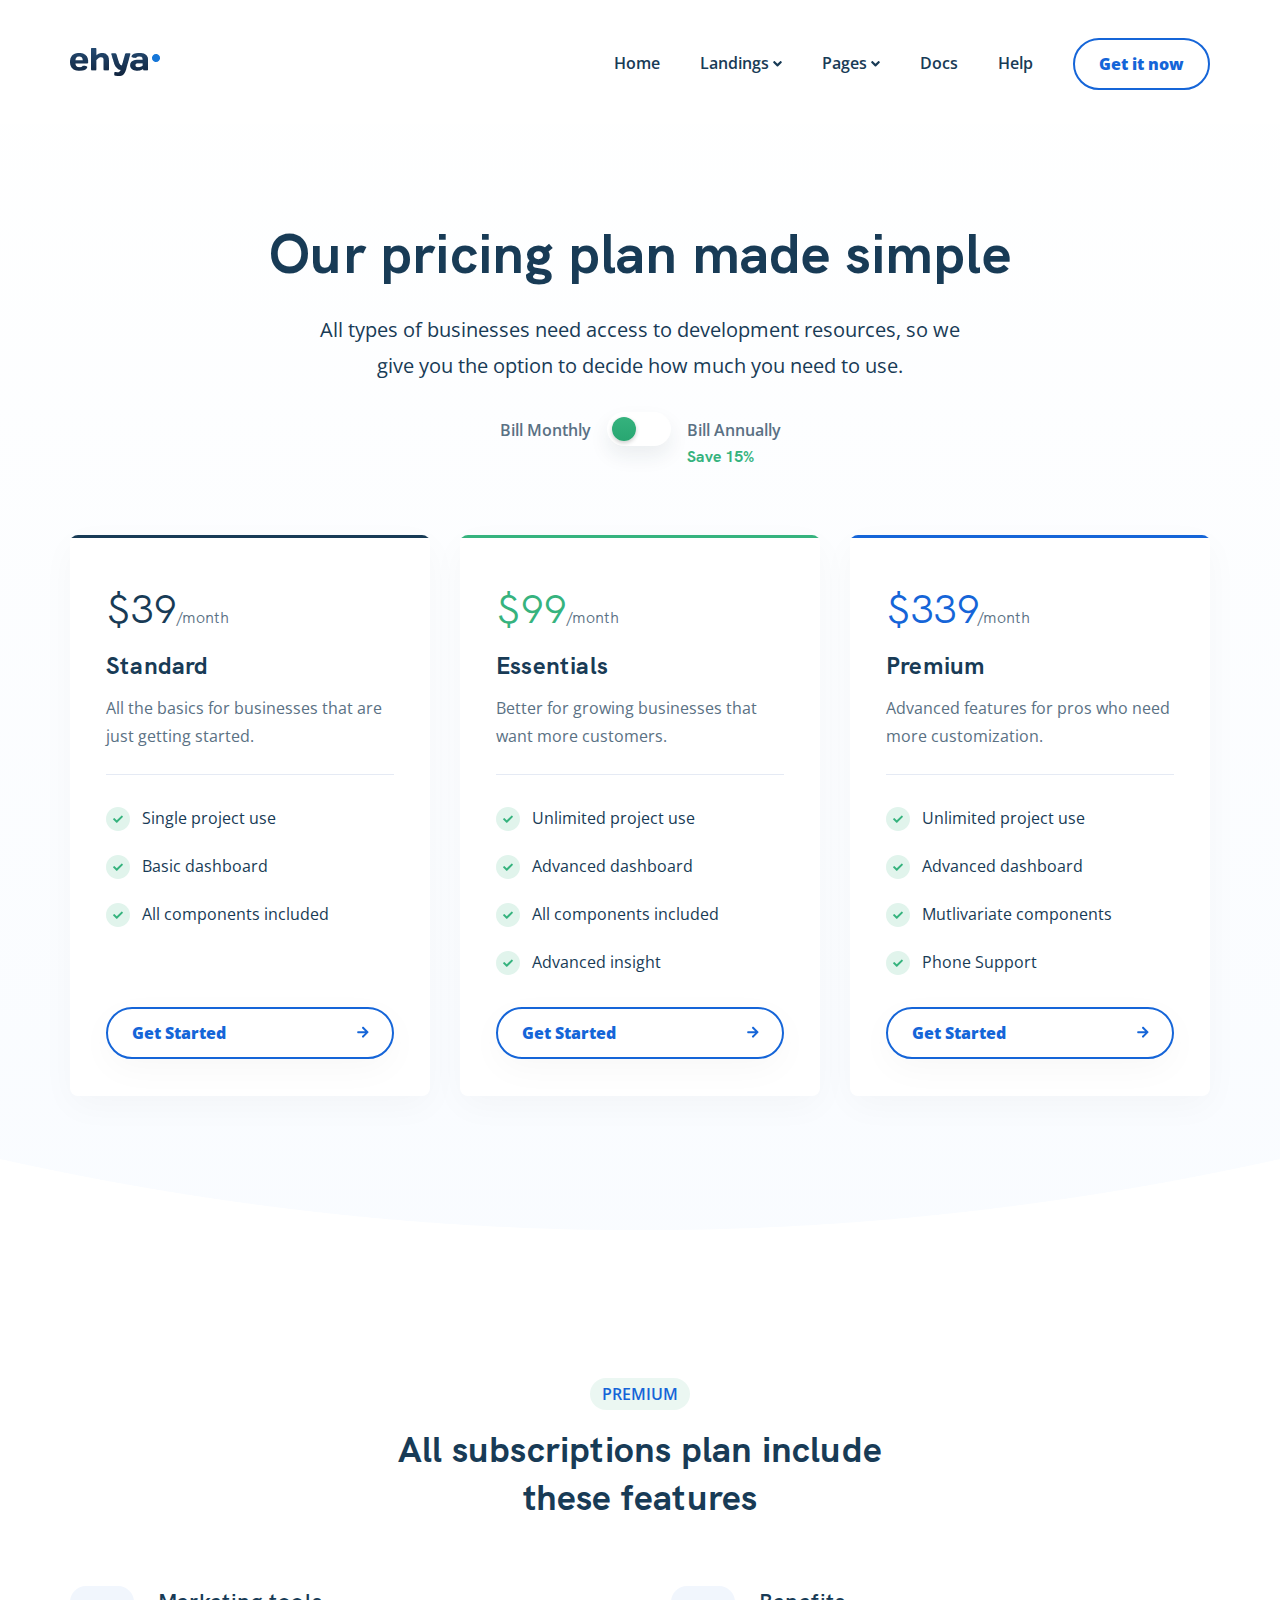
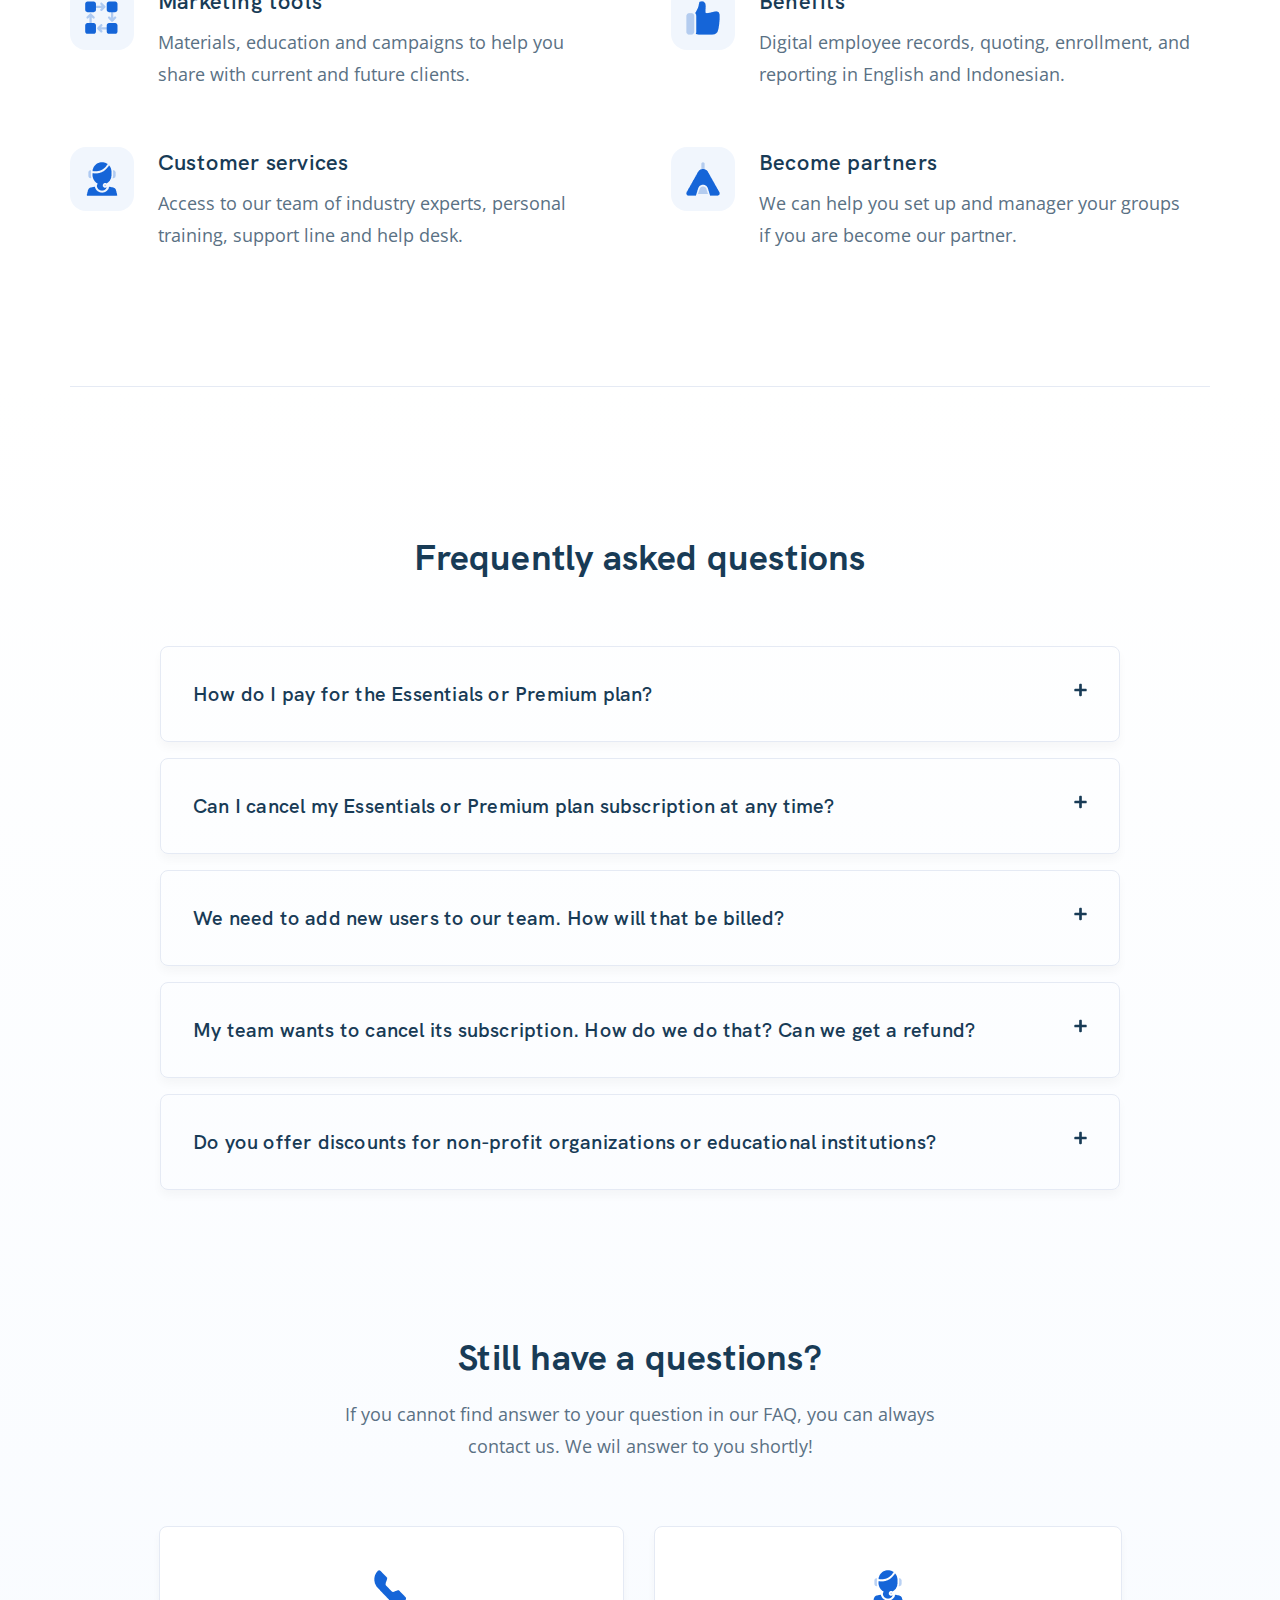
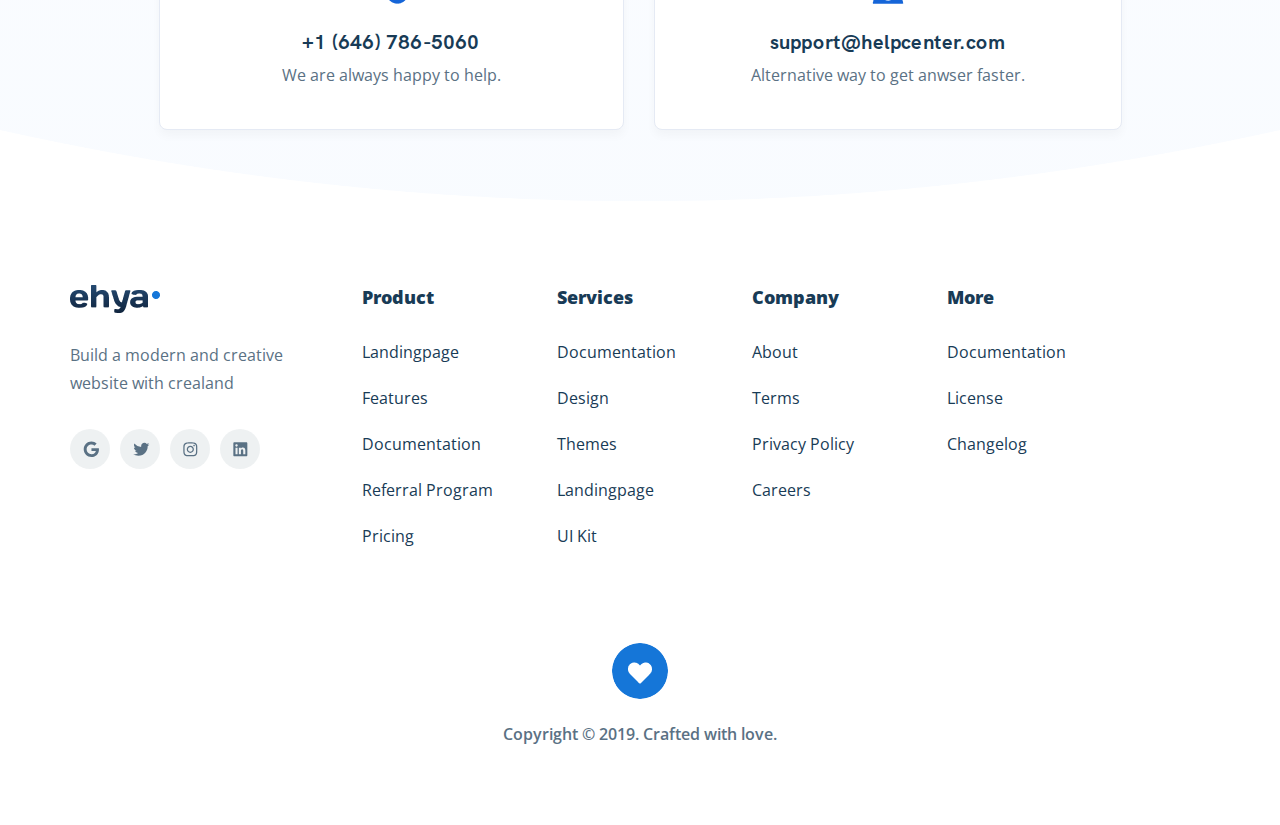
<file: pricing.html>
<!DOCTYPE html>
<html lang="en">
<head>
    <meta charset="UTF-8">
    <meta name="viewport" content="width=device-width, initial-scale=1.0">
    <title>Ehya - Software Library</title>
    <link rel="shortcut icon" href="images/favicon.ico" type="image/x-icon">
    <link rel="icon" href="images/favicon.ico" type="image/x-icon">
    <link rel="preload" href="https://fonts.googleapis.com/css2?family=Open+Sans:ital,wght@0,400;0,600;0,700;1,400&display=swap" as="style" onload="this.onload=null;this.rel='stylesheet'">
    <noscript>
        <link rel="stylesheet" href="https://fonts.googleapis.com/css2?family=Open+Sans:ital,wght@0,400;0,600;0,700;1,400&display=swap">
    </noscript>
    <link rel="preload" href="css/swiper-bundle.min.css" as="style" onload="this.onload=null;this.rel='stylesheet'">
    <noscript>
        <link rel="stylesheet" href="css/swiper-bundle.min.css">
    </noscript>
    <link rel="preload" href="css/style.css" as="style" onload="this.onload=null;this.rel='stylesheet'">
    <noscript>
        <link rel="stylesheet" href="css/style.css">
    </noscript>

    <script src="js/jquery-3.5.1.min.js" defer></script>
    <script src="js/swiper-bundle.min.js" defer></script>
    <script src="js/main.min.js" defer></script>
</head>
<body>
    

    <div class="mobile-menu">
        <div class="mobile-menu__overlay"></div>
        <div class="mobile-menu__inner">
            <div class="mobile-menu__wrapper">
                <button class="mobile-menu__close-btn">
                    <img src="images/close-mobile-menu.png" alt="Close menu" class="close-btn-icon">
                </button>
                <ul class="mobile-menu__list">
                    <li class="mobile-menu__item">
                        <a href="index.html" class="mobile-menu__link">Home</a>
                    </li>
                    <li class="mobile-menu__item">
                        <a href="#" class="mobile-menu__link mobile-menu__link--dropdown">Landings
                            <svg class="icon mobile-menu__icon">
                                <use xlink:href="images/sprites.svg#arrow-dropdown-menu-icon"></use>
                            </svg>
                        </a>
                        <ul class="mobile-menu__submenu-list">
                            <li class="mobile-menu__submenu-item">
                                <a href="#" class="mobile-menu__submenu-link mobile-menu__submenu-link--dropdown">Services
                                    <svg class="icon mobile-menu__icon">
                                        <use xlink:href="images/sprites.svg#arrow-dropdown-menu-icon"></use>
                                    </svg>
                                </a>
                                <ul class="mobile-menu__subsubmenu-list">
                                    <li class="mobile-menu__subsubmenu-item">
                                        <a href="#" class="mobile-menu__submenu-link">Software Library</a>
                                    </li>
                                    <li class="mobile-menu__subsubmenu-item">
                                        <a href="#" class="mobile-menu__submenu-link">Insurance</a>
                                    </li>
                                    <li class="mobile-menu__subsubmenu-item">
                                        <a href="#" class="mobile-menu__submenu-link">Converence</a>
                                    </li>
                                    <li class="mobile-menu__subsubmenu-item">
                                        <a href="#" class="mobile-menu__submenu-link">Rental</a>
                                    </li>
                                </ul>
                            </li> 
                            <li class="mobile-menu__submenu-item">
                                <a href="#" class="mobile-menu__submenu-link mobile-menu__submenu-link--dropdown">Products
                                    <svg class="icon mobile-menu__icon">
                                        <use xlink:href="images/sprites.svg#arrow-dropdown-menu-icon"></use>
                                    </svg>
                                </a>
                                <ul class="mobile-menu__subsubmenu-list">
                                    <li class="mobile-menu__subsubmenu-item">
                                        <a href="#" class="mobile-menu__submenu-link">Software Library</a>
                                    </li>
                                    <li class="mobile-menu__subsubmenu-item">
                                        <a href="#" class="mobile-menu__submenu-link">Insurance</a>
                                    </li>
                                    <li class="mobile-menu__subsubmenu-item">
                                        <a href="#" class="mobile-menu__submenu-link">Converence</a>
                                    </li>
                                    <li class="mobile-menu__subsubmenu-item">
                                        <a href="#" class="mobile-menu__submenu-link">Rental</a>
                                    </li>
                                </ul>
                            </li>
                        </ul>
                    </li>
                    <li class="mobile-menu__item">
                        <a href="#" class="mobile-menu__link mobile-menu__link--dropdown">Pages
                            <svg class="icon mobile-menu__icon">
                                <use xlink:href="images/sprites.svg#arrow-dropdown-menu-icon"></use>
                            </svg>
                        </a>
                        <ul class="mobile-menu__submenu-list">
                            <li class="mobile-menu__submenu-item">
                                <a href="#" class="mobile-menu__submenu-link">Software Library</a>
                            </li>
                            <li class="mobile-menu__submenu-item">
                                <a href="#" class="mobile-menu__submenu-link">Insurance</a>
                            </li>
                            <li class="mobile-menu__submenu-item">
                                <a href="#" class="mobile-menu__submenu-link">Converence</a>
                            </li>
                            <li class="mobile-menu__submenu-item">
                                <a href="#" class="mobile-menu__submenu-link">Rental</a>
                            </li>
                        </ul>
                    </li>
                    <li class="mobile-menu__item">
                        <a href="#" class="mobile-menu__link mobile-menu__link--dropdown">Docs
                            <svg class="icon mobile-menu__icon">
                                <use xlink:href="images/sprites.svg#arrow-dropdown-menu-icon"></use>
                            </svg>
                        </a>
                        <ul class="mobile-menu__submenu-list">
                            <li class="mobile-menu__submenu-item">
                                <a href="#" class="mobile-menu__submenu-link">Software Library</a>
                            </li>
                            <li class="mobile-menu__submenu-item">
                                <a href="#" class="mobile-menu__submenu-link">Insurance</a>
                            </li>
                            <li class="mobile-menu__submenu-item">
                                <a href="#" class="mobile-menu__submenu-link">Converence</a>
                            </li>
                            <li class="mobile-menu__submenu-item">
                                <a href="#" class="mobile-menu__submenu-link">Rental</a>
                            </li>
                        </ul>
                    </li>
                </ul>
                <button class="mobile-menu__button modal-open-btn">Get it now</button>
            </div>
            <!-- /.mobile-menu__wrapper -->
        </div>
        <!-- /.mobile-menu__inner -->
    </div>
    <!-- /.mobile-menu -->
    <header class="header header--pricing">
        <div class="container header__container">
            <div class="header__wrapper">
                <div class="header__logo">
                    <a href="index.html" class="header__link">
                        <img src="images/logo-black.png" alt="Ehya" class="header__logo-image">
                    </a>
                </div>
                <nav class="header__menu menu">
                    <ul class="menu__list">
                        <li class="menu__item menu__item--pricing">
                            <a href="index.html" class="menu__link">Home</a>
                        </li>
                        <li class="menu__item menu__item--pricing menu__item--dropdown" id="landings">
                            <a href="#" class="menu__link">Landings
                                <img src="images/menu-arrow-down-black.svg" alt="More" class="menu__img">
                            </a>
                            <div class="dropdown-menu">
                                <div class="dropdown-menu__wrapper">
                                    <ul class="dropdown-menu__list">
                                        <li class="dropdown-menu__item dropdown-menu__item--dropdown">Company
                                            <svg class="icon arrow-dropdown-menu-icon">
                                                <use xlink:href="images/sprites.svg#arrow-dropdown-menu-icon"></use>
                                            </svg>
                                            <div class="dropdown-submenu">
                                                <div class="dropdown-submenu__wrapper">
                                                    <ul class="dropdown-submenu__list">
                                                        <li class="dropdown-submenu__item">Basic</li>
                                                        <li class="dropdown-submenu__item">Right Cover</li>
                                                        <li class="dropdown-submenu__item">Left Cover</li>
                                                        <li class="dropdown-submenu__item">Modal</li>
                                                        <li class="dropdown-submenu__item">Modal with Image</li>
                                                        <li class="dropdown-submenu__item">Illustration</li>
                                                    </ul>
                                                </div>
                                                <!-- /.dropdown-submenu__wrapper -->
                                            </div>
                                            <!-- /.dropdown-submenu -->
                                        </li>
                                        <li class="dropdown-menu__item dropdown-menu__item--dropdown">Career
                                            <svg class="icon arrow-dropdown-menu-icon">
                                                <use xlink:href="images/sprites.svg#arrow-dropdown-menu-icon"></use>
                                            </svg>
                                            <div class="dropdown-submenu">
                                                <div class="dropdown-submenu__wrapper">
                                                    <ul class="dropdown-submenu__list">
                                                        <li class="dropdown-submenu__item">Basic</li>
                                                        <li class="dropdown-submenu__item">Right Cover</li>
                                                        <li class="dropdown-submenu__item">Left Cover</li>
                                                        <li class="dropdown-submenu__item">Modal</li>
                                                        <li class="dropdown-submenu__item">Modal with Image</li>
                                                        <li class="dropdown-submenu__item">Illustration</li>
                                                    </ul>
                                                </div>
                                                <!-- /.dropdown-submenu__wrapper -->
                                            </div>
                                            <!-- /.dropdown-submenu -->
                                        </li>
                                        <li class="dropdown-menu__item dropdown-menu__item--dropdown">Blog
                                            <svg class="icon arrow-dropdown-menu-icon">
                                                <use xlink:href="images/sprites.svg#arrow-dropdown-menu-icon"></use>
                                            </svg>
                                            <div class="dropdown-submenu">
                                                <div class="dropdown-submenu__wrapper">
                                                    <ul class="dropdown-submenu__list">
                                                        <li class="dropdown-submenu__item">Basic</li>
                                                        <li class="dropdown-submenu__item">Right Cover</li>
                                                        <li class="dropdown-submenu__item">Left Cover</li>
                                                        <li class="dropdown-submenu__item">Modal</li>
                                                        <li class="dropdown-submenu__item">Modal with Image</li>
                                                        <li class="dropdown-submenu__item">Illustration</li>
                                                    </ul>
                                                </div>
                                                <!-- /.dropdown-submenu__wrapper -->
                                            </div>
                                            <!-- /.dropdown-submenu -->
                                        </li>
                                        <li class="dropdown-menu__item dropdown-menu__item--dropdown">Utility - Sign in
                                            <svg class="icon arrow-dropdown-menu-icon">
                                                <use xlink:href="images/sprites.svg#arrow-dropdown-menu-icon"></use>
                                            </svg>
                                            <div class="dropdown-submenu">
                                                <div class="dropdown-submenu__wrapper">
                                                    <ul class="dropdown-submenu__list">
                                                        <li class="dropdown-submenu__item">Basic</li>
                                                        <li class="dropdown-submenu__item">Right Cover</li>
                                                        <li class="dropdown-submenu__item">Left Cover</li>
                                                        <li class="dropdown-submenu__item">Modal</li>
                                                        <li class="dropdown-submenu__item">Modal with Image</li>
                                                        <li class="dropdown-submenu__item">Illustration</li>
                                                    </ul>
                                                </div>
                                                <!-- /.dropdown-submenu__wrapper -->
                                            </div>
                                            <!-- /.dropdown-submenu -->
                                        </li>
                                        <li class="dropdown-menu__item dropdown-menu__item--dropdown">Utility - Sign up
                                            <svg class="icon arrow-dropdown-menu-icon">
                                                <use xlink:href="images/sprites.svg#arrow-dropdown-menu-icon"></use>
                                            </svg>
                                            <div class="dropdown-submenu">
                                                <div class="dropdown-submenu__wrapper">
                                                    <ul class="dropdown-submenu__list">
                                                        <li class="dropdown-submenu__item">Basic</li>
                                                        <li class="dropdown-submenu__item">Right Cover</li>
                                                        <li class="dropdown-submenu__item">Left Cover</li>
                                                        <li class="dropdown-submenu__item">Modal</li>
                                                        <li class="dropdown-submenu__item">Modal with Image</li>
                                                        <li class="dropdown-submenu__item">Illustration</li>
                                                    </ul>
                                                </div>
                                                <!-- /.dropdown-submenu__wrapper -->
                                            </div>
                                            <!-- /.dropdown-submenu -->
                                        </li>
                                        <li class="dropdown-menu__item dropdown-menu__item--dropdown">Utility - Password Reset
                                            <svg class="icon arrow-dropdown-menu-icon">
                                                <use xlink:href="images/sprites.svg#arrow-dropdown-menu-icon"></use>
                                            </svg>
                                            <div class="dropdown-submenu">
                                                <div class="dropdown-submenu__wrapper">
                                                    <ul class="dropdown-submenu__list">
                                                        <li class="dropdown-submenu__item">Basic</li>
                                                        <li class="dropdown-submenu__item">Right Cover</li>
                                                        <li class="dropdown-submenu__item">Left Cover</li>
                                                        <li class="dropdown-submenu__item">Modal</li>
                                                        <li class="dropdown-submenu__item">Modal with Image</li>
                                                        <li class="dropdown-submenu__item">Illustration</li>
                                                    </ul>
                                                </div>
                                                <!-- /.dropdown-submenu__wrapper -->
                                            </div>
                                            <!-- /.dropdown-submenu -->
                                        </li>
                                        <li class="dropdown-menu__item dropdown-menu__item--dropdown">Utility - Error 404
                                            <svg class="icon arrow-dropdown-menu-icon">
                                                <use xlink:href="images/sprites.svg#arrow-dropdown-menu-icon"></use>
                                            </svg>
                                            <div class="dropdown-submenu">
                                                <div class="dropdown-submenu__wrapper">
                                                    <ul class="dropdown-submenu__list">
                                                        <li class="dropdown-submenu__item">Basic</li>
                                                        <li class="dropdown-submenu__item">Right Cover</li>
                                                        <li class="dropdown-submenu__item">Left Cover</li>
                                                        <li class="dropdown-submenu__item">Modal</li>
                                                        <li class="dropdown-submenu__item">Modal with Image</li>
                                                        <li class="dropdown-submenu__item">Illustration</li>
                                                    </ul>
                                                </div>
                                                <!-- /.dropdown-submenu__wrapper -->
                                            </div>
                                            <!-- /.dropdown-submenu -->
                                        </li>
                                    </ul>
                                </div>
                                <!-- /.dropdown-menu__wrapper -->
                            </div>
                            <!-- /.dropdown-menu -->
                        </li>
                        <li class="menu__item menu__item--pricing menu__item--dropdown" id="pages">
                            <a href="#" class="menu__link">Pages
                                <img src="images/menu-arrow-down-black.svg" alt="More" class="menu__img">
                            </a>
                            <div class="dropdown-menu">
                                <div class="dropdown-menu__wrapper">
                                    <ul class="dropdown-menu__list">
                                        <li class="dropdown-menu__item dropdown-menu__item--dropdown">Company
                                            <svg class="icon arrow-dropdown-menu-icon">
                                                <use xlink:href="images/sprites.svg#arrow-dropdown-menu-icon"></use>
                                            </svg>
                                            <div class="dropdown-submenu">
                                                <div class="dropdown-submenu__wrapper">
                                                    <ul class="dropdown-submenu__list">
                                                        <li class="dropdown-submenu__item">Basic</li>
                                                        <li class="dropdown-submenu__item">Right Cover</li>
                                                        <li class="dropdown-submenu__item">Left Cover</li>
                                                        <li class="dropdown-submenu__item">Modal</li>
                                                        <li class="dropdown-submenu__item">Modal with Image</li>
                                                        <li class="dropdown-submenu__item">Illustration</li>
                                                    </ul>
                                                </div>
                                                <!-- /.dropdown-submenu__wrapper -->
                                            </div>
                                            <!-- /.dropdown-submenu -->
                                        </li>
                                        <li class="dropdown-menu__item dropdown-menu__item--dropdown">Career
                                            <svg class="icon arrow-dropdown-menu-icon">
                                                <use xlink:href="images/sprites.svg#arrow-dropdown-menu-icon"></use>
                                            </svg>
                                            <div class="dropdown-submenu">
                                                <div class="dropdown-submenu__wrapper">
                                                    <ul class="dropdown-submenu__list">
                                                        <li class="dropdown-submenu__item">Basic</li>
                                                        <li class="dropdown-submenu__item">Right Cover</li>
                                                        <li class="dropdown-submenu__item">Left Cover</li>
                                                        <li class="dropdown-submenu__item">Modal</li>
                                                        <li class="dropdown-submenu__item">Modal with Image</li>
                                                        <li class="dropdown-submenu__item">Illustration</li>
                                                    </ul>
                                                </div>
                                                <!-- /.dropdown-submenu__wrapper -->
                                            </div>
                                            <!-- /.dropdown-submenu -->
                                        </li>
                                        <li class="dropdown-menu__item dropdown-menu__item--dropdown">Blog
                                            <svg class="icon arrow-dropdown-menu-icon">
                                                <use xlink:href="images/sprites.svg#arrow-dropdown-menu-icon"></use>
                                            </svg>
                                            <div class="dropdown-submenu">
                                                <div class="dropdown-submenu__wrapper">
                                                    <ul class="dropdown-submenu__list">
                                                        <li class="dropdown-submenu__item">Basic</li>
                                                        <li class="dropdown-submenu__item">Right Cover</li>
                                                        <li class="dropdown-submenu__item">Left Cover</li>
                                                        <li class="dropdown-submenu__item">Modal</li>
                                                        <li class="dropdown-submenu__item">Modal with Image</li>
                                                        <li class="dropdown-submenu__item">Illustration</li>
                                                    </ul>
                                                </div>
                                                <!-- /.dropdown-submenu__wrapper -->
                                            </div>
                                            <!-- /.dropdown-submenu -->
                                        </li>
                                        <li class="dropdown-menu__item dropdown-menu__item--dropdown">Utility - Sign in
                                            <svg class="icon arrow-dropdown-menu-icon">
                                                <use xlink:href="images/sprites.svg#arrow-dropdown-menu-icon"></use>
                                            </svg>
                                            <div class="dropdown-submenu">
                                                <div class="dropdown-submenu__wrapper">
                                                    <ul class="dropdown-submenu__list">
                                                        <li class="dropdown-submenu__item">Basic</li>
                                                        <li class="dropdown-submenu__item">Right Cover</li>
                                                        <li class="dropdown-submenu__item">Left Cover</li>
                                                        <li class="dropdown-submenu__item">Modal</li>
                                                        <li class="dropdown-submenu__item">Modal with Image</li>
                                                        <li class="dropdown-submenu__item">Illustration</li>
                                                    </ul>
                                                </div>
                                                <!-- /.dropdown-submenu__wrapper -->
                                            </div>
                                            <!-- /.dropdown-submenu -->
                                        </li>
                                        <li class="dropdown-menu__item dropdown-menu__item--dropdown">Utility - Sign up
                                            <svg class="icon arrow-dropdown-menu-icon">
                                                <use xlink:href="images/sprites.svg#arrow-dropdown-menu-icon"></use>
                                            </svg>
                                            <div class="dropdown-submenu">
                                                <div class="dropdown-submenu__wrapper">
                                                    <ul class="dropdown-submenu__list">
                                                        <li class="dropdown-submenu__item">Basic</li>
                                                        <li class="dropdown-submenu__item">Right Cover</li>
                                                        <li class="dropdown-submenu__item">Left Cover</li>
                                                        <li class="dropdown-submenu__item">Modal</li>
                                                        <li class="dropdown-submenu__item">Modal with Image</li>
                                                        <li class="dropdown-submenu__item">Illustration</li>
                                                    </ul>
                                                </div>
                                                <!-- /.dropdown-submenu__wrapper -->
                                            </div>
                                            <!-- /.dropdown-submenu -->
                                        </li>
                                        <li class="dropdown-menu__item dropdown-menu__item--dropdown">Utility - Password Reset
                                            <svg class="icon arrow-dropdown-menu-icon">
                                                <use xlink:href="images/sprites.svg#arrow-dropdown-menu-icon"></use>
                                            </svg>
                                            <div class="dropdown-submenu">
                                                <div class="dropdown-submenu__wrapper">
                                                    <ul class="dropdown-submenu__list">
                                                        <li class="dropdown-submenu__item">Basic</li>
                                                        <li class="dropdown-submenu__item">Right Cover</li>
                                                        <li class="dropdown-submenu__item">Left Cover</li>
                                                        <li class="dropdown-submenu__item">Modal</li>
                                                        <li class="dropdown-submenu__item">Modal with Image</li>
                                                        <li class="dropdown-submenu__item">Illustration</li>
                                                    </ul>
                                                </div>
                                                <!-- /.dropdown-submenu__wrapper -->
                                            </div>
                                            <!-- /.dropdown-submenu -->
                                        </li>
                                        <li class="dropdown-menu__item dropdown-menu__item--dropdown">Utility - Error 404
                                            <svg class="icon arrow-dropdown-menu-icon">
                                                <use xlink:href="images/sprites.svg#arrow-dropdown-menu-icon"></use>
                                            </svg>
                                            <div class="dropdown-submenu">
                                                <div class="dropdown-submenu__wrapper">
                                                    <ul class="dropdown-submenu__list">
                                                        <li class="dropdown-submenu__item">Basic</li>
                                                        <li class="dropdown-submenu__item">Right Cover</li>
                                                        <li class="dropdown-submenu__item">Left Cover</li>
                                                        <li class="dropdown-submenu__item">Modal</li>
                                                        <li class="dropdown-submenu__item">Modal with Image</li>
                                                        <li class="dropdown-submenu__item">Illustration</li>
                                                    </ul>
                                                </div>
                                                <!-- /.dropdown-submenu__wrapper -->
                                            </div>
                                            <!-- /.dropdown-submenu -->
                                        </li>
                                    </ul>
                                </div>
                                <!-- /.dropdown-menu__wrapper -->
                            </div>
                            <!-- /.dropdown-menu -->
                        </li>
                        <li class="menu__item menu__item--pricing">
                            <a href="#" class="menu__link">Docs</a>
                        </li>
                        <li class="menu__item menu__item--pricing">
                            <a href="#" class="menu__link">Help</a>
                        </li>
                    </ul>
                </nav>
                <button class="header__button header__button--pricing modal-open-btn">Get it now</button>
        
                <button class="mobile-menu-open-btn">
                    <span class="open-btn-item open-btn-item--black"></span>
                    <span class="open-btn-item open-btn-item--black"></span>
                    <span class="open-btn-item open-btn-item--black"></span>
                </button>
            </div>
            <!-- /.header__wrapper -->
        </div>
        <!-- /.container header__container -->
    </header>
    
    <section class="pricing-hero">
        <div class="container">
            <h1 class="pricing-hero__title">Our pricing plan made simple</h1>
            <p class="pricing-hero__text">All types of businesses need access to development resources, so we give you the option to decide how much you need to use.</p>
            <div class="pricing-plan">
                <div class="pricing-plan__switcher">
                    <span class="pricing-plan__period">Bill Monthly</span>
                    <div class="pricing-plan__switcher-btn">
                        <div class="pricing-plan__switcher-circle" id="toogle-circle"></div>
                        <!-- /.pricing-plan__switcher-circle -->
                    </div>
                    <!-- /.pricing-plan__switcher-btn -->
                    <span class="pricing-plan__period pricing-plan__period--annually">Bill Annually
                        <span class="pricing-plan__economy">Save 15%</span>
                    </span>
                </div>
                <!-- /.pricing-plan__switcher -->
                <div class="pricing-plan__list">
                    <div class="pricing-plan__item plan-card">
                        <div class="plan-card__line plan-card__line--standart"></div>
                        <!-- /.plan-card__line -->
                        <div class="pricing-plan__item-wrapper">
                            <div class="pricing-plan__content">
                                <div class="plan-card__price plan-card__price--standart">
                                    <span class="plan-card__price-value">$39</span>
                                    <span class="plan-card__price-value plan-card__price-value--hidden">$33</span>
                                    <span class="price-small">/month</span>
                                </div>
                                <span class="plan-card__name">Standard</span>
                                <p class="plan-card__descr">All the basics for businesses that are just getting started.</p>
                            </div>
                            <!-- /.pricing-plan__content -->
                            <div class="plan-card__advantages">
                                <p class="plan-card__advantages-item">
                                    <img src="images/check-icon.svg" alt="check" class="plan-card__advantages-img">
                                    Single project use
                                </p>
                                <p class="plan-card__advantages-item">
                                    <img src="images/check-icon.svg" alt="check" class="plan-card__advantages-img">
                                    Basic dashboard
                                </p>
                                <p class="plan-card__advantages-item">
                                    <img src="images/check-icon.svg" alt="check" class="plan-card__advantages-img">
                                    All components included
                                </p>
                            </div>
                            <!-- /.plan-card__advantages -->
                            <button class="plan-card__button modal-open-btn">
                                Get Started
                                <svg class="icon arrow-right-icon plan-card__arrow-right">
                                    <use xlink:href="images/sprites.svg#arrow-right-icon"></use>
                                </svg>
                            </button>
                        </div>
                        <!-- /.pricing-plan__item-wrapper -->
                    </div>
                    <!-- /.pricing-plan__item plan-card -->

                    <div class="pricing-plan__item plan-card">
                        <div class="plan-card__line plan-card__line--essentials"></div>
                        <!-- /.plan-card__line -->
                        <div class="pricing-plan__item-wrapper">
                            <div class="pricing-plan__content">
                                <div class="plan-card__price plan-card__price--essentials">
                                    <span class="plan-card__price-value">$99</span>
                                    <span class="plan-card__price-value plan-card__price-value--hidden">$84</span>
                                    <span class="price-small">/month</span>
                                </div>
                                <span class="plan-card__name">Essentials</span>
                                <p class="plan-card__descr">Better for growing businesses that want more customers.</p>
                            </div>
                            <!-- /.pricing-plan__content -->
                            <div class="plan-card__advantages">
                                <p class="plan-card__advantages-item">
                                    <img src="images/check-icon.svg" alt="check" class="plan-card__advantages-img">
                                    Unlimited project use
                                </p>
                                <p class="plan-card__advantages-item">
                                    <img src="images/check-icon.svg" alt="check" class="plan-card__advantages-img">
                                    Advanced dashboard
                                </p>
                                <p class="plan-card__advantages-item">
                                    <img src="images/check-icon.svg" alt="check" class="plan-card__advantages-img">
                                    All components included
                                </p>
                                <p class="plan-card__advantages-item">
                                    <img src="images/check-icon.svg" alt="check" class="plan-card__advantages-img">
                                    Advanced insight
                                </p>
                            </div>
                            <!-- /.plan-card__advantages -->
                            <button class="plan-card__button modal-open-btn">
                                Get Started
                                <svg class="icon arrow-right-icon plan-card__arrow-right">
                                    <use xlink:href="images/sprites.svg#arrow-right-icon"></use>
                                </svg>
                            </button>
                        </div>
                    </div>
                    <!-- /.pricing-plan__item plan-card -->

                    <div class="pricing-plan__item plan-card">
                        <div class="plan-card__line plan-card__line--premium"></div>
                        <!-- /.plan-card__line -->
                        <div class="pricing-plan__item-wrapper">
                            <div class="pricing-plan__content">
                                <div class="plan-card__price plan-card__price--premium">
                                    <span class="plan-card__price-value">$339</span>
                                    <span class="plan-card__price-value plan-card__price-value--hidden">$288</span>
                                    <span class="price-small price-small--big-padding">/month</span>
                                </div>
                                <span class="plan-card__name">Premium</span>
                                <p class="plan-card__descr">Advanced features for pros who need more customization.</p>
                            </div>
                            <!-- /.pricing-plan__content -->
                            <div class="plan-card__advantages">
                                <p class="plan-card__advantages-item">
                                    <img src="images/check-icon.svg" alt="check" class="plan-card__advantages-img">
                                    Unlimited project use
                                </p>
                                <p class="plan-card__advantages-item">
                                    <img src="images/check-icon.svg" alt="check" class="plan-card__advantages-img">
                                    Advanced dashboard
                                </p>
                                <p class="plan-card__advantages-item">
                                    <img src="images/check-icon.svg" alt="check" class="plan-card__advantages-img">
                                    Mutlivariate components
                                </p>
                                <p class="plan-card__advantages-item">
                                    <img src="images/check-icon.svg" alt="check" class="plan-card__advantages-img">
                                    Phone Support
                                </p>
                            </div>
                            <!-- /.plan-card__advantages -->
                            <button class="plan-card__button modal-open-btn">
                                Get Started
                                <svg class="icon arrow-right-icon plan-card__arrow-right">
                                    <use xlink:href="images/sprites.svg#arrow-right-icon"></use>
                                </svg>
                            </button>
                        </div>
                    </div>
                    <!-- /.pricing-plan__item plan-card -->
                </div>
                <!-- /.pricing-plan__list -->
            </div>
            <!-- /.pricing-plan -->
        </div>
        <!-- /.container -->
        <img src="images/included-wave.png" class="included__wave" alt="">
    </section>

    <div class="modal sign-up-modal">
        <div class="modal-overlay"></div>
        <div class="sign-up-modal__inner">
            <div class="close-btn-block">
                <img src="images/close-icon.png" alt="Close modal" class="sign-up-modal__close-btn">
            </div>
            <!-- /.close-btn-block -->
            <div class="sign-up-modal__content">
                <h3 class="sign-up-modal__title">Let’s join us</h3>
                <button class="sign-up-modal__google-sign-up-btn">
                    <img class="google-sign-up-img" src="images/Bitmap@3x.png" alt="Sign up via Google">
                    Sign up with Google
                </button>
                <h4 class="sign-up-modal__subtitle">Or, sign up with your email</h4>
                <form action="#" class="sign-up-modal__form">
                    <h6 class="input-title">Your name*</h6>
                    <input type="text" class="sign-up-modal__input sign-up-modal__name" placeholder="Enter your name">
                    <h6 class="input-title">Email address*</h6>
                    <input type="email" class="sign-up-modal__input sign-up-modal__email" placeholder="Enter email address">
                    <h6 class="input-title">Password*</h6>
                    <input type="password" class="sign-up-modal__input sign-up-modal__password" placeholder="Enter password">
                    <input type="checkbox" class="sign-up-modal__checkbox-input" id="modal-checkbox">
                    <label class="sign-up-modal__checkbox" for="modal-checkbox">Agree to terms & conditions</label>
                    <button class="sign-up-modal__sign-up-btn" type="submit">Sign up</button>
                </form>
                <span class="sign-up-modal__info">Already have an account?
                    <a class="sign-up-modal__info-link" href="#">Sign in now</a>
                </span></div>
            <!-- /.sign-up-modal__content -->
        </div>
        <!-- /.sign-up-mpdal__inner -->
    </div>
    <!-- /.modal sign-up-modal -->

    <section class="included">
        <div class="container">
            <h5 class="included__suptitle">premium</h5>
            <h2 class="included__title">All subscriptions plan include these features</h2>
            <div class="included__list">
                <div class="included__item">
                    <div class="included__image">
                        <img src="images/icon-workflow.svg" alt="Worckflow" class="included__icon">
                    </div>
                    <div class="included__descr">
                        <h5 class="included__descr-title">Marketing tools</h5>
                        <p class="included__descr-text">Materials, education and campaigns to help you share with current and future clients.</p>
                    </div>
                </div>
                <!-- /.included__item -->
                <div class="included__item">
                    <div class="included__image">
                        <img src="images/benefits.png" alt="Benefits" class="included__icon">
                    </div>
                    <div class="included__descr">
                        <h5 class="included__descr-title">Benefits</h5>
                        <p class="included__descr-text">Digital employee records, quoting, enrollment, and reporting in English and Indonesian.</p>
                    </div>
                </div>
                <!-- /.included__item -->
                <div class="included__item">
                    <div class="included__image">
                        <img src="images/customers.png" alt="Customers" class="included__icon">
                    </div>
                    <div class="included__descr">
                        <h5 class="included__descr-title">Customer services</h5>
                        <p class="included__descr-text">Access to our team of industry experts, personal training, support line and help desk.</p>
                    </div>
                </div>
                <!-- /.included__item -->
                <div class="included__item">
                    <div class="included__image">
                        <img src="images/partners.png" alt="Partners" class="included__icon">
                    </div>
                    <div class="included__descr">
                        <h5 class="included__descr-title">Become partners</h5>
                        <p class="included__descr-text">We can help you set up and manager your groups if you are become our partner.</p>
                    </div>
                </div>
                <!-- /.included__item -->
            </div>
            <!-- /.uncluded__list -->
        </div>
        <!-- /.container -->
    </section>

    <section class="faq">
        <div class="container">
            <h2 class="faq__title">Frequently asked questions</h2>
            <div class="faq__accordeon">
                <div class="faq__item">
                    <div class="faq__question">How do I pay for the Essentials or Premium plan?
                        <div class="faq__icons">
                            <svg class="icon faq__icon faq__icon--plus">
                                <use xlink:href="images/sprites.svg#plus-icon"></use>
                            </svg>
                            <svg class="icon faq__icon faq__icon--minus">
                                <use xlink:href="images/sprites.svg#minus-icon"></use>
                            </svg>
                        </div>
                        <!-- /.faq__icons -->
                    </div>
                    <p class="faq__answer">You can pay with a credit card or via net banking (if you’re in United States). We will renew your subscription automatically at the end of every billing cycle.</p>
                </div>
                <!-- /.faq__item -->
                <div class="faq__item">
                    <div class="faq__question">Can I cancel my Essentials or Premium plan subscription at any time?
                        <div class="faq__icons">
                            <svg class="icon faq__icon faq__icon--plus">
                                <use xlink:href="images/sprites.svg#plus-icon"></use>
                            </svg>
                            <svg class="icon faq__icon faq__icon--minus">
                                <use xlink:href="images/sprites.svg#minus-icon"></use>
                            </svg>
                        </div>
                        <!-- /.faq__icons -->
                    </div>
                    <p class="faq__answer">Lorem ipsum, dolor sit amet consectetur adipisicing elit. Odio exercitationem, quis recusandae ex quae praesentium molestiae blanditiis quia eaque.</p>
                </div>
                <!-- /.faq__item -->
                <div class="faq__item">
                    <div class="faq__question">We need to add new users to our team. How will that be billed?
                        <div class="faq__icons">
                            <svg class="icon faq__icon faq__icon--plus">
                                <use xlink:href="images/sprites.svg#plus-icon"></use>
                            </svg>
                            <svg class="icon faq__icon faq__icon--minus">
                                <use xlink:href="images/sprites.svg#minus-icon"></use>
                            </svg>
                        </div>
                        <!-- /.faq__icons -->
                    </div>
                    <p class="faq__answer">Lorem ipsum, dolor sit amet consectetur adipisicing elit. Et eligendi esse voluptatum itaque consectetur quos, quaerat iste ut, nihil debitis porro?</p>
                </div>
                <!-- /.faq__item -->
                <div class="faq__item">
                    <div class="faq__question">My team wants to cancel its subscription. How do we do that? Can we get a refund?
                        <div class="faq__icons">
                            <svg class="icon faq__icon faq__icon--plus">
                                <use xlink:href="images/sprites.svg#plus-icon"></use>
                            </svg>
                            <svg class="icon faq__icon faq__icon--minus">
                                <use xlink:href="images/sprites.svg#minus-icon"></use>
                            </svg>
                        </div>
                        <!-- /.faq__icons -->
                    </div>
                    <p class="faq__answer">Lorem ipsum dolor sit amet consectetur, adipisicing elit. Voluptates mollitia ullam delectus eius nulla fuga repellendus voluptate culpa est iure.</p>
                </div>
                <!-- /.faq__item -->
                <div class="faq__item">
                    <div class="faq__question">Do you offer discounts for non-profit organizations or educational institutions?
                        <div class="faq__icons">
                            <svg class="icon faq__icon faq__icon--plus">
                                <use xlink:href="images/sprites.svg#plus-icon"></use>
                            </svg>
                            <svg class="icon faq__icon faq__icon--minus">
                                <use xlink:href="images/sprites.svg#minus-icon"></use>
                            </svg>
                        </div>
                        <!-- /.faq__icons -->
                    </div>
                    <p class="faq__answer">Lorem ipsum dolor sit amet consectetur adipisicing elit. Facere saepe natus hic reprehenderit quisquam? Vitae corrupti nobis molestiae illo quod alias pariatur.</p>
                </div>
                <!-- /.faq__item -->
            </div>
            <!-- /.faq__accrdeon -->
            <div class="faq__contact">
                    <h2 class="faq__contact-title">Still have a questions?</h2>
                    <p class="faq__contact-descr">If you cannot find answer to your question in our FAQ, you can always contact us. We wil answer to you shortly!</p>
                    <div class="faq__contact-cards">
                        <div class="faq__contact-card">
                            <div class="faq__contact-image">
                                <img src="images/phone.png" alt="Phone" class="faq__contact-icon">
                            </div>
                            <div class="faq__contact-info">
                                <a href="tel:+16467865060" class="faq__contact-link">+1 (646) 786-5060</a>
                                <p class="faq__contact-text">We are always happy to help.</p>
                            </div>
                        </div>
                        <!-- /.faq__card -->
                        <div class="faq__contact-card">
                            <div class="faq__contact-image">
                                <img src="images/customers.png" alt="Email" class="faq__contact-icon">
                            </div>
                            <div class="faq__contact-info">
                                <a href="mailto:support@helpcenter.com" class="faq__contact-link">support@helpcenter.com</a>
                                <p class="faq__contact-text">Alternative way to get anwser faster.</p>
                            </div>
                        </div>
                        <!-- /.faq__card -->
                    </div>
                    <!-- /.faq__cards -->
            </div>
        </div>
        <!-- /.container -->
        <img src="images/included-wave.png" class="included__wave" alt="">
    </section>
    
    <footer class="footer pricing-footer">
        <div class="container">
            <div class="footer__wrapper">
                <div class="footer__info">
                    <div class="footer__logo">
                        <a href="#" class="footer__logo-link">
                            <img src="images/logo-black.png" alt="Logo" class="footer__logo-img">
                        </a>
                    </div>
                    <p class="footer__text">Build a modern and creative website with crealand</p>
                    <div class="footer__socials">
                        <a href="https://www.google.com/" target="blank" class="footer__socials-link">
                            <svg class="icon footer__socials-icon">
                                <use xlink:href="images/sprites.svg#google-footer-icon"></use>
                            </svg>
                        </a>
                        <a href="https://twitter.com/" target="blank" class="footer__socials-link">
                            <svg class="icon footer__socials-icon">
                                <use xlink:href="images/sprites.svg#twitter-icon"></use>
                            </svg>
                        </a>
                        <a href="https://www.instagram.com/" target="blank" class="footer__socials-link">
                            <svg class="icon footer__socials-icon">
                                <use xlink:href="images/sprites.svg#instagram-icon"></use>
                            </svg>
                        </a>
                        <a href="https://www.linkedin.com/" target="blank" class="footer__socials-link">
                            <svg class="icon footer__socials-icon">
                                <use xlink:href="images/sprites.svg#linkedin-icon"></use>
                            </svg>
                        </a>
                    </div>
                    <!-- /.footer__socials -->
                </div>
                <!-- /.footer__info -->
                <nav class="footer__menu">
                    <div class="footer__menu-item">
                        <h4 class="footer__list-title">Product</h4>
                        <ul class="footer__list">
                            <li class="footer__item">
                                <a href="#" class="footer__link">Landingpage</a>
                            </li>
                            <li class="footer__item">
                                <a href="#" class="footer__link">Features</a>
                            </li>
                            <li class="footer__item">
                                <a href="#" class="footer__link">Documentation</a>
                            </li>
                            <li class="footer__item">
                                <a href="#" class="footer__link">Referral&nbsp;Program</a>
                            </li>
                            <li class="footer__item">
                                <a href="#" class="footer__link">Pricing</a>
                            </li>
                        </ul>
                    </div>
                    <!-- /.footer__menu-item -->
                    <div class="footer__menu-item">
                        <h4 class="footer__list-title">Services</h4>
                        <ul class="footer__list">
                            <li class="footer__item">
                                <a href="#" class="footer__link">Documentation</a>
                            </li>
                            <li class="footer__item">
                                <a href="#" class="footer__link">Design</a>
                            </li>
                            <li class="footer__item">
                                <a href="#" class="footer__link">Themes</a>
                            </li>
                            <li class="footer__item">
                                <a href="#" class="footer__link">Landingpage</a>
                            </li>
                            <li class="footer__item">
                                <a href="#" class="footer__link">UI Kit</a>
                            </li>
                        </ul>
                    </div>
                    <!-- /.footer__menu-item -->
                    <div class="footer__menu-item">
                        <h4 class="footer__list-title">Company</h4>
                        <ul class="footer__list">
                            <li class="footer__item">
                                <a href="#" class="footer__link">About</a>
                            </li>
                            <li class="footer__item">
                                <a href="#" class="footer__link">Terms</a>
                            </li>
                            <li class="footer__item">
                                <a href="#" class="footer__link">Privacy Policy</a>
                            </li>
                            <li class="footer__item">
                                <a href="#" class="footer__link">Careers</a>
                            </li>
                        </ul>
                    </div>
                    <!-- /.footer__menu-item -->
                    <div class="footer__menu-item">
                        <h4 class="footer__list-title">More</h4>
                        <ul class="footer__list">
                            <li class="footer__item">
                                <a href="#" class="footer__link">Documentation</a>
                            </li>
                            <li class="footer__item">
                                <a href="#" class="footer__link">License</a>
                            </li>
                            <li class="footer__item">
                                <a href="#" class="footer__link">Changelog</a>
                            </li>
                        </ul>
                    </div>
                    <!-- /.footer__menu-item -->
                </nav>
            </div>
            <!-- /.footer__wrapper -->
            <div class="footer__copyright">
                <div class="footer__like">
                    <img src="images/heart.png" alt="Heart" class="footer__like-img">
                </div>
                <p class="footer__copyright-text">Copyright © 2019. Crafted with love.</p>
            </div>
            <!-- /.footer__copyright -->
        </div>
        <!-- /.container -->
    </footer>
</body>
</html>
</file>
<file: css/style.css>
@font-face{font-family:'HKGrotesk-900';src:url("../Fonts/HKGrotesk-Bold.woff2") format("woff2"),url("../Fonts/HKGrotesk-Bold.woff") format("woff");font-weight:900;font-style:normal;font-display:swap}@font-face{font-family:'HKGrotesk-400';src:url("../Fonts/HKGrotesk-Regular.woff2") format("woff2"),url("../Fonts/HKGrotesk-Regular.woff") format("woff");font-weight:400;font-style:normal;font-display:swap}@font-face{font-family:'HKGrotesk-600';src:url("../Fonts/HKGrotesk-SemiBold.woff2") format("woff2"),url("../Fonts/HKGrotesk-SemiBold.woff") format("woff");font-weight:600;font-style:normal;font-display:swap}@font-face{font-family:"SF-Mono";src:url("../Fonts/sf-mono-medium.woff2") format("woff2"),url("../Fonts/sf-mono-medium.woff") format("woff");font-weight:400;font-style:normal;font-display:swap}*,*:after,*:before{box-sizing:border-box}body{padding:0;margin:0;background-color:#fff;font-family:'Open Sans', sans-serif}h1,h2,h3,h4,h5,h6{margin:0}a{display:inline-block;color:inherit;text-decoration:none;transition:0.2s all}p{margin:0}button{padding:0;font-family:inherit;border:none;outline:none;background-color:transparent;cursor:pointer;color:inherit;transition:0.2s all}ul,li{margin:0;padding:0;list-style:none}input{outline:none}svg{transition:0.2s all}.container{max-width:1170px;padding:0 15px;margin:0 auto;width:100%}.git-icon{width:18px;height:16px}.arrow-right-icon{width:18px;height:14px}.section-suptitle{margin-bottom:16px;text-align:center;font-style:normal;font-weight:600;font-size:14px;line-height:19px;text-align:center;letter-spacing:2px;text-transform:uppercase;color:#36B37E}.section-title{margin-bottom:16px;text-align:center;font-family:'HKGrotesk-900', sans-serif;font-style:normal;font-size:36px;line-height:48px;letter-spacing:0.2px;color:#183B56}.section-descr{margin:0px auto 64px;max-width:750px;text-align:center;font-style:normal;font-weight:400;font-size:18px;line-height:32px;color:#5A7184}.header{display:flex;align-items:center;padding:38px 0 34px;color:#fff;background-color:#1565D8;position:fixed;top:0;left:0;width:100%;z-index:6;transition:padding 0.3s}.header--pricing{background-color:#fff;color:#183B56}.header-scroll{opacity:0.95;padding:10px 0;transition:padding 0.3s;border-bottom:2px solid #1565D8}.header__wrapper{display:flex;align-items:center;justify-content:space-between}.header__menu{margin-left:auto}.header__button{padding:13px 24px;border:2px solid #fff;border-radius:8px;font-style:normal;font-weight:900;font-size:16px;line-height:22px;text-align:center}.header__button:hover{color:#183B56;background-color:#fff}.header__button--pricing{color:#1565D8;border:2px solid #1565D8;border-radius:2000px}.header__button--pricing:hover{color:#fff;background-color:#1565D8}.menu__list{display:flex;align-items:center;padding:13px 0;font-style:normal;font-weight:600;font-size:16px;line-height:22px}.menu__item{position:relative;margin-right:40px;border-bottom:2px solid transparent;transition:0.2s all}.menu__item::after{content:'';position:absolute;bottom:-3px;right:0;height:2px;background-color:#fff;width:0%;transition:0.3s}.menu__item:hover::after{width:100%;left:0}.menu__item--pricing::after{background-color:#183B56}.menu__link{display:flex;align-items:center}.menu__img{margin-left:4px}.mobile-menu-open-btn{margin-left:auto;width:24px;height:24px;display:flex;flex-direction:column;justify-content:space-around;display:none}.open-btn-item{display:block;width:100%;height:2px;background-color:#fff}.open-btn-item--black{background-color:#183B56}.hero__wrapper{padding-top:124px;position:relative;padding-bottom:80px;max-width:100%;background-color:#1565D8;color:#fff;overflow:hidden}.hero__content{display:flex;flex-direction:column;align-items:center}.hero__title{font-family:'HKGrotesk-900', sans-serif;font-size:56px;line-height:68px;letter-spacing:0.2px;text-align:center;max-width:946px;margin:96px auto 24px}.hero__subtitle{font-style:normal;font-weight:400;font-size:20px;line-height:36px;text-align:center;margin-bottom:40px}.hero__button{display:inline-flex;align-items:center;font-style:normal;font-weight:900;font-size:18px;line-height:25px;text-align:center;padding:15px 30px;border:2px solid #fff;border-radius:2000px}.hero__button:first-child{margin-right:16px}.hero__button:hover{color:#183B56;background-color:#fff}.hero__button:hover svg{fill:#183B56}.hero__button-group{position:relative;z-index:5;display:flex;align-items:center;margin-bottom:16px}.hero__git-button{color:#183B56;background-color:#fff}.hero__git-button svg{fill:#183B56}.hero__git-button:hover{color:#fff;background-color:transparent}.hero__git-button:hover svg{fill:#fff}.hero__descr{font-style:normal;font-weight:600;font-size:16px;line-height:22px;text-align:center;color:rgba(255,255,255,0.6);margin-bottom:105px}.hero__git{margin-right:5px;fill:#fff}.hero__arrow-right{margin-left:14px;fill:#fff}.hero__wave{background-color:transparent;height:120px;overflow:hidden}.hero__wave img{width:100%;margin-top:-120px;position:absolute}.left-patern img{position:absolute;left:-228px;top:304px;width:620px;height:337px}.right-patern img{position:absolute;width:300px;height:285px;right:50px;top:253px;transform:rotateX(-15deg)}.dropdown-menu{position:absolute;top:-20px;left:-15px;display:none;padding-top:53px}.dropdown-menu__wrapper{position:relative;background-color:#fff;min-width:268px;color:#183B56;font-style:normal;font-weight:400;font-size:16px;line-height:22px;padding:32px 32px 12px;box-shadow:0px 16px 48px rgba(0,0,0,0.16);border-radius:12px;z-index:7}.dropdown-menu__item{position:relative;display:flex;align-items:center;justify-content:space-between;padding-bottom:20px;cursor:pointer}.dropdown-menu__item:last-child{margin-bottom:0}.dropdown-menu__item:hover{color:#1565D8;font-weight:600}.dropdown-menu__item--hovered{color:#1565D8;font-weight:600}.dropdown-menu__item:hover svg{fill:#1565D8}.arrow-dropdown-menu-icon{margin-left:15px;fill:#183B56;width:7px;height:16px;z-index:7}.dropdown-submenu{position:absolute;top:-10px;left:95%;display:none;cursor:pointer;padding-left:20px}.dropdown-submenu__wrapper{min-width:240px;padding:32px;background-color:#fff;box-shadow:0px 16px 48px rgba(0,0,0,0.16);border-radius:12px;color:#183B56}.dropdown-submenu__list{text-align:left}.dropdown-submenu__item{font-style:normal;font-weight:400;font-size:16px;line-height:22px;margin-bottom:12px}.dropdown-submenu__item:last-child{margin-bottom:0}.dropdown-submenu__item:hover{color:#1565D8;font-weight:600}.mobile-menu{visibility:hidden;opacity:0;transform:scale(0);transition:transform 0.5s}.mobile-menu--active{position:fixed;top:0;left:0;width:100%;height:100%;visibility:visible;opacity:1;transform:scale(1);transform-origin:right top;transition:transform 0.5s;z-index:7}.mobile-menu__overlay{position:fixed;top:0;left:0;width:100%;height:100%;background-color:rgba(0,0,0,0.4)}.mobile-menu__inner{position:fixed;top:20px;right:6%;z-index:7;background-color:#fff;border-radius:12px;box-shadow:0px 16px 48px rgba(0,0,0,0.16);min-width:304px;color:#183B56;font-style:normal;font-weight:400;font-size:16px;line-height:22px;overflow:hidden}.mobile-menu__wrapper{position:relative;max-height:90vh;overflow-y:scroll;padding:36px 24px 26px}.mobile-menu__list{width:100%}.mobile-menu__submenu-list{width:100%;margin-top:20px;padding-left:12px;display:none}.mobile-menu__submenu-item+.mobile-menu__submenu-item{margin-top:16px}.mobile-menu__submenu-link{width:100%;display:inline-flex;align-items:center;justify-content:space-between}.mobile-menu__submenu-link--active{color:#1565D8}.mobile-menu__submenu-link--active>svg{fill:#1565D8;transform:rotate(90deg)}.mobile-menu__subsubmenu-list{width:100%;margin:16px 0px;padding-left:12px;display:none}.mobile-menu__subsubmenu-item+.mobile-menu__subsubmenu-item{margin-top:12px}.mobile-menu__link{width:100%;display:inline-flex;align-items:center;justify-content:space-between}.mobile-menu__link--active{color:#1565D8}.mobile-menu__link--active>svg{fill:#1565D8;transform:rotate(90deg)}.mobile-menu__item+.mobile-menu__item{margin-top:20px}.mobile-menu__icon{width:7px;height:16px;fill:#183B56}.mobile-menu__button{width:100%;margin-top:20px;padding:9px 86px;font-style:normal;font-weight:900;font-size:16px;line-height:22px;color:#1565D8;border:2px solid #1565D8;box-sizing:border-box;border-radius:8px}.mobile-menu__close-btn{position:absolute;top:16px;right:20px}.sign-up-modal{position:fixed;top:0;left:0;width:100%;height:100%;display:flex;align-items:center;justify-content:center;visibility:hidden;opacity:0;transition:0.5s all;z-index:10}.sign-up-modal--active{visibility:visible;opacity:1}.sign-up-modal__inner{position:relative;padding:48px 0 46px;background-color:#fff;max-width:488px;border-radius:12px;transform:scale(0);color:#fff;z-index:16;transition:all 0.5s}.sign-up-modal--active .sign-up-modal__inner{transform:scale(1)}.sign-up-modal__content{max-height:80vh;overflow-y:scroll;padding:0 64px}.sign-up-modal__content::-webkit-scrollbar{display:none}.sign-up-modal__close-btn{position:absolute;right:24px;top:24px;cursor:pointer}.sign-up-modal__title{font-family:'HKGrotesk-600', sans-serif;font-style:normal;font-size:36px;line-height:48px;text-align:center;letter-spacing:0.2px;color:#183B56;margin-bottom:35px}.sign-up-modal__google-sign-up-btn{display:flex;align-items:center;justify-content:space-between;background-color:#1565D8;width:100%;padding:5px 74px 5px 6px;border:2px solid #1565D8;border-radius:8px;font-style:normal;font-weight:900;font-size:16px;line-height:22px;margin-bottom:32px}.sign-up-modal__google-sign-up-btn:hover{background-color:#fff;color:#1565D8}.sign-up-modal__subtitle{position:relative;font-style:normal;font-weight:600;font-size:16px;line-height:22px;text-align:center;color:#183B56;margin-bottom:32px}.sign-up-modal__subtitle::before{content:'';height:2px;width:64px;background-color:#E5EAF4;position:absolute;left:0;top:50%}.sign-up-modal__subtitle::after{content:'';height:2px;width:64px;background-color:#E5EAF4;position:absolute;right:0;top:50%}.sign-up-modal__input{width:100%;height:56px;padding:17px 20px;border:1px solid #C3CAD9;border-radius:8px;margin-bottom:24px;font-style:normal;font-weight:600;font-size:16px;line-height:22px;color:#183B56;transition:0.2s all}.sign-up-modal__input:focus{box-shadow:0 0 15px #1565D8}.sign-up-modal__input::placeholder{font-style:normal;font-weight:600;font-size:16px;line-height:22px;color:#959EAD}.sign-up-modal__checkbox{position:relative;font-style:normal;font-weight:600;font-size:14px;line-height:20px;color:#5A7184;cursor:pointer}.sign-up-modal__checkbox::before{content:'';position:absolute;width:16px;height:16px;top:0;left:0;border:1px solid #E5EAF4;box-shadow:inset 0px 1px 3px rgba(0,0,0,0.16);border-radius:4px;margin-right:10px;margin-left:-26px;transition:0.1s all}.sign-up-modal__checkbox:hover{color:#1565D8}.sign-up-modal__checkbox-input{opacity:0;z-index:-1}.sign-up-modal__checkbox-input:checked+label::before{border:1px solid #1565D8;background-color:#1565D8;background-image:url(../images/menu-arrow-down.svg);background-repeat:no-repeat;background-position:50% 45%}.sign-up-modal__checkbox-input:focus+label::before{box-shadow:0 0 15px #1565D8}.sign-up-modal__sign-up-btn{width:100%;background-color:#1565D8;padding:15px;cursor:pointer;font-style:normal;font-weight:900;font-size:18px;line-height:25px;text-align:center;border:2px solid #1565D8;border-radius:8px;margin-top:34px;margin-bottom:24px}.sign-up-modal__sign-up-btn:hover{color:#1565D8;background-color:#fff}.sign-up-modal__sign-up-btn:focus{box-shadow:0 0 15px #1565D8}.sign-up-modal__info{font-style:normal;font-weight:600;font-size:14px;line-height:20px;color:#5A7184;padding-bottom:2px}.sign-up-modal__info-link{margin-left:8px;font-style:normal;font-weight:900;font-size:14px;line-height:20px;color:#1565D8;border-bottom:2px solid #fff;transition:0s}.sign-up-modal__info-link:hover{border-bottom:2px solid #1565D8}.input-title{font-style:normal;font-weight:600;font-size:16px;line-height:22px;color:#5A7184;margin-bottom:12px}.google-sign-up-img{background-color:#fff;padding:9px;border:1px solid #1565D8;max-height:42px;box-shadow:0px 6px 15px rgba(0,0,0,0.1);border-radius:4px}.google-sign-up-img img{width:24px;height:24px}.modal-overlay{position:absolute;visibility:hidden;opacity:0;top:0;left:0;width:100%;height:100%;z-index:15;background-color:rgba(0,0,0,0.8);transition:0.5s all}.modal-overlay--active{visibility:visible;opacity:1}.features-cards{padding-bottom:71px}.features-cards__inner{position:relative;display:grid;grid-template-columns:repeat(2, 1fr);grid-gap:16px;margin-top:-210px}.features-cards__item{display:flex;align-items:flex-start;padding:32px;background:#fff;border:1px solid #E5EAF4;box-shadow:0px 15px 35px rgba(0,0,0,0.05);border-radius:16px}.features-cards__icon{width:40px;height:40px;margin-right:24px}.features-cards__title{font-family:'HKGrotesk-900', sans-serif;font-style:normal;font-size:22px;line-height:33px;letter-spacing:0.2px;color:#183B56;margin-bottom:4px}.features-cards__text{max-width:338px;font-style:normal;font-weight:400;font-size:18px;line-height:32px;color:#5A7184}.features-cards__explore-all{margin:23px auto 0px;text-align:center;border-bottom:2px solid transparent;color:#1565D8}.features-cards__link{position:relative;padding-bottom:2px;font-style:normal;font-weight:900;font-size:18px;line-height:25px}.features-cards__link::after{content:'';position:absolute;bottom:0;left:0;width:100%;height:2px;transform:scaleX(0);background-color:#1565D8;transition:0.3s all}.features-cards__link:hover::after{transform:scaleX(1)}.features-cards__arrow-right{fill:#1565D8;margin-left:15px;width:13px;height:16px;vertical-align:middle}.quickstart{padding:71px 0 96px}.quickstart__inner{max-width:750px;margin:0 auto;display:flex;flex-direction:column;align-items:center}.quickstart__monitor{margin-bottom:24px;padding:32px;background-color:#0F1F2B;border-radius:16px}.quickstart__button-panel{margin-bottom:36px}.quickstart__button{background-color:rgba(255,255,255,0.06);border-radius:6px;padding:7px 16px 8px;font-style:normal;font-weight:600;font-size:18px;line-height:25px;color:#5A7184}.quickstart__button--active{background-color:#fff !important;color:#183B56 !important}.quickstart__button:hover{background-color:#36B37E;color:#fff}.quickstart__button+button{margin-left:9px}.quickstart__code-sample{font-family:"SF-Mono", monospace;font-size:16px;line-height:20px;color:#fff;display:none}.quickstart__code-sample--active{display:block}.quickstart__explanation-item{display:none}.quickstart__explanation-item--active{display:flex}.quickstart__icon{width:24px;height:24px;margin-right:12px}.quickstart__text{display:flex;align-items:center;font-style:normal;font-weight:400;font-size:16px;line-height:22px;color:#183B56}.quickstart__bold-span{font-weight:600}.quickstart__requiares{margin-right:31px}.grey-text{color:#5A7184}.cian-text{color:#00B8D9}.powerfull{margin-top:-71px;padding-bottom:72px;background-color:#F8FBFF}.powerfull__wave{height:263px;margin-bottom:-16px}.powerfull__wave img{max-width:100%;height:100%}.powerfull__line{width:100%;height:3px;background-color:#1565D8}.powerfull__results{background-color:#fff;mix-blend-mode:normal;box-shadow:0px 10px 35px rgba(0,0,0,0.03);border-radius:8px 8px 16px 16px;overflow:hidden}.powerfull__results-wrapper{display:flex;align-items:flex-start}.powerfull__card{padding:48px 0 45px;flex-basis:25%;display:flex;flex-direction:column;align-items:center}.powerfull__card+.powerfull__card{border-left:1px solid rgba(229,234,244,0.5)}.powerfull__icon{width:48px;height:48px;margin-bottom:32px}.powerfull__count{font-family:'HKGrotesk-900', sans-serif;font-style:normal;font-weight:bold;font-size:36px;line-height:48px;text-align:center;letter-spacing:0.2px;color:#183B56;margin-bottom:2px}.powerfull__text{font-style:normal;font-weight:400;font-size:18px;line-height:32px;text-align:center;color:#5A7184}.features{padding:72px 0 86px;background-color:#F8FBFF}.features__inner{display:grid;grid-template-columns:repeat(3, 1fr);grid-gap:30px}.features__card{display:flex;flex-direction:column;align-items:flex-start;min-height:370px;padding:48px 32px 37px;background-color:#fff;border:1px solid #E5EAF4;box-shadow:0px 10px 20px rgba(0,0,0,0.02);border-radius:16px}.features__card-icon{width:40px;height:40px;margin-bottom:25px}.features__card-title{font-family:'HKGrotesk-600', sans-serif;font-style:normal;font-weight:600;font-size:22px;line-height:32px;letter-spacing:0.2px;color:#183B56;margin-bottom:8px}.features__card-text{font-style:normal;font-weight:400;font-size:18px;line-height:32px;max-width:296px;color:#5A7184;margin-bottom:23px}.features__card-link{position:relative;display:inline-flex;align-items:center;margin-top:auto;font-style:normal;font-weight:900;font-size:18px;line-height:25px;color:#1565D8;padding-bottom:2px}.features__card-link::after{content:'';position:absolute;bottom:0;left:0;width:100%;height:2px;transform:scaleX(0);background-color:#1565D8;transition:0.3s all}.features__card-link:hover::after{transform:scaleX(1)}.features__card-arrow-right{fill:#1565D8;margin-left:7px;width:13px;height:16px}.sponsors{padding:55px 0 63px;background-color:#f8fbff;position:relative}.sponsors__inner{display:flex;justify-content:space-between;align-items:center;max-width:898px;margin:0 auto;padding:33px 0}.sponsors__left-side{max-width:263px}.sponsors__title{font-family:'HKGrotesk-900', sans-serif;font-style:normal;font-size:36px;line-height:48px;letter-spacing:0.2px;color:#183B56;margin-bottom:44px}.sponsors__btn{padding:13px 24px;font-style:normal;font-weight:900;font-size:16px;line-height:22px;color:#1565D8;border:2px solid #1565D8;border-radius:2000px}.sponsors__btn:hover{background-color:#1565D8;color:#fff}.sponsors__right-side{display:flex;justify-content:space-between;flex-wrap:wrap;max-width:494px}.sponsors__item{display:flex;align-items:center;justify-content:center;background:#fff;box-shadow:0px 10px 25px rgba(0,0,0,0.05);border-radius:50%}.sponsors__item--big{width:140px;height:140px}.sponsors__item--small{width:120px;height:120px}.sponsors__item--airbnb{margin-right:47px}.sponsors__item--google{margin-top:48px;margin-right:47px;margin-bottom:28px}.sponsors__item--spotify{margin-top:24px;margin-bottom:28px}.sponsors__item--fitbit{margin-left:94px;margin-top:24px}.sponsors__item--mapbox{margin-bottom:4px;margin-right:93px}.sponsors__wave{transform:rotate(180deg);margin-top:-10px}.sponsors__wave img{width:100%}.questions{padding:286px 0 160px;background-color:#0D2436;margin-top:-107px}.questions__inner{display:flex;justify-content:space-between;align-items:flex-start;margin-bottom:136px}.questions__advantages{max-width:457px}.questions__suptitle,.questions__title,.questions__descr{text-align:left}.questions__title{color:#fff}.questions__descr{margin-bottom:32px}.questions__pins{max-width:457px}.questions-pins{display:block}.questions-pins--mobile{display:none}.questions-pins__item{display:flex;align-items:flex-start}.questions-pins__item+.questions-pins__item{margin-top:23px}.questions-pins__icon{width:24px;height:24px;margin-right:16px}.questions-pins__title{font-style:normal;font-weight:900;font-size:16px;line-height:22px;color:#959EAD;margin-bottom:8px}.questions-pins__text{font-style:normal;font-weight:400;font-size:16px;line-height:28px;color:#5A7184}.questions__accordeon{margin-top:11px;width:520px;background-color:#fff;box-shadow:0px 10px 35px rgba(0,0,0,0.03);border-radius:8px 8px 16px 16px;overflow:hidden}.questions-slider{max-width:775px;margin:0 auto;overflow:hidden}.questions-slider__image{margin:0 auto;margin-bottom:18px;width:46px;height:40px}.questions-slider__image img{width:100%;height:100%}.questions-slider__slide{display:flex;flex-direction:column;align-items:center}.questions-slider__text{font-family:'HKGrotesk-400', sans-serif;font-size:40px;line-height:60px;text-align:center;letter-spacing:0.2px;color:#B3BAC5;margin-bottom:47px}.questions-slider__author{display:flex;align-items:center}.questions-slider__photo{display:flex;align-items:center;justify-content:center;width:40px;height:40px;border-radius:50%;overflow:hidden;margin-right:16px}.questions-slider__photo img{width:100%;height:100%}.questions-slider__name{font-style:normal;font-weight:600;font-size:16px;line-height:22px;color:#fff;margin-bottom:4px}.questions-slider__job{font-style:italic;font-weight:normal;font-size:14px;line-height:19px;color:#5A7184}.accordeon__line{width:100%;height:3px;background-color:#36B37E}.accordeon__wrapper{padding:0 32px}.accordeon__item{padding:26px 0 28px;transition:all 0.5s}.accordeon__item--active{padding-bottom:0}.accordeon__item--active .accordeon__question{color:#1565D8}.accordeon__item+.accordeon__item{border-top:1px solid rgba(229,234,244,0.7)}.accordeon__question{display:flex;align-items:center;justify-content:space-between;font-style:normal;font-weight:600;font-size:18px;line-height:25px;color:#183B56;cursor:pointer}.accordeon__question:hover{color:#1565D8}.accordeon__icons{display:flex;align-items:center;justify-content:center;width:11px;height:14px}.accordeon__icons--active .accordeon__icon--plus{display:none}.accordeon__icons--active .accordeon__icon--minus{display:block}.accordeon__icon--minus{display:none}.accordeon__answer{margin:12px 0 19px;font-style:normal;font-weight:400;font-size:16px;line-height:28px;color:#5A7184;display:none}.sign-up{position:relative;padding:120px 0 122px;background-color:#1565D8;overflow:hidden}.sign-up__wrapper{display:flex;align-items:center;justify-content:space-between}.sign-up__title{max-width:458px;font-family:'HKGrotesk-900', sans-serif;font-weight:900;font-size:36px;line-height:48px;color:#fff}.sign-up__button{border-radius:2000px;font-style:normal;font-weight:900;font-size:18px;line-height:25px;color:#fff;border:2px solid #fff;border-radius:2000px}.sign-up__button:hover{color:#183B56;background-color:#fff}.sign-up__button:hover svg{fill:#183B56}.sign-up__button-group{position:relative;z-index:2}.sign-up__button svg{fill:#fff}.sign-up__git-button{margin-right:16px;padding:16px 26px 15px 38px;color:#183B56;background-color:#fff}.sign-up__git-button svg{fill:#183B56}.sign-up__git-button:hover{color:#fff;background-color:transparent}.sign-up__git-button:hover svg{fill:#fff}.sign-up__get-button{padding:16px 31px 15px 29px}.sign-up__left-patern{position:absolute;top:12px;left:-226px;width:620px;height:377px}.sign-up__right-patern{position:absolute;top:8px;right:-30px;width:300px;height:285px}.footer{background-color:#fff;padding:128px 0 80px}.footer__wrapper{display:flex;align-items:flex-start;margin-bottom:96px}.footer__info{display:flex;flex-direction:column;max-width:263px;margin-right:29px}.footer__logo{width:90px;height:28px;margin-bottom:28px}.footer__logo-link{height:100%}.footer__text{font-style:normal;font-weight:400;font-size:16px;line-height:28px;color:#5A7184;margin-bottom:32px}.footer__socials-link{height:40px;width:40px;border-radius:50%;overflow:hidden;background-color:rgba(90,113,132,0.1);transition:0.2s all}.footer__socials-link:hover{background-color:#1565D8}.footer__socials-link+a{margin-left:6px}.footer__socials-icon{width:100%;height:100%;object-fit:cover;fill:#5A7184;transition:0.2s all}.footer__socials-icon:hover{fill:#fff}.footer__menu{display:flex;align-items:flex-start;color:#183B56}.footer__menu-item+.footer__menu-item{margin-left:30px}.footer__list{min-width:165px}.footer__list-title{font-style:normal;font-weight:900;font-size:18px;line-height:25px;margin-bottom:31px}.footer__item{font-style:normal;font-weight:400;font-size:16px;line-height:22px}.footer__item:hover{color:#1565D8;font-weight:600}.footer__item+li{margin-top:24px}.footer__copyright{text-align:center}.footer__copyright-text{font-style:normal;font-weight:600;font-size:16px;line-height:22px;color:#5A7184}.footer__like{margin:0 auto;width:56px;height:56px;border-radius:50%;object-fit:cover;overflow:hidden;margin-bottom:24px}.pricing-hero{padding:124px 0;background:linear-gradient(180deg, rgba(250,251,251,0.0001) 0%, #F8FBFF 100%);text-align:center;color:#183B56}.pricing-hero__title{margin:96px 0 24px;font-family:'HKGrotesk-900', sans-serif;font-size:56px;line-height:68px;letter-spacing:0.2px}.pricing-hero__text{font-style:normal;font-weight:400;font-size:20px;line-height:36px;margin:0 auto 28px;max-width:680px}.pricing-menu__item:hover{border-bottom:2px solid #183B56}.pricing-menu__button{color:#1565D8;border:2px solid #1565D8;border-radius:2000px}.pricing-menu__button:hover{color:#fff;background-color:#1565D8}.pricing-plan{display:flex;flex-direction:column;align-items:center}.pricing-plan__switcher{display:flex;align-items:flex-start;margin-bottom:64px}.pricing-plan__switcher-btn{margin:0 16px;padding:5px;width:64px;background-color:#fff;box-shadow:0px 10px 20px rgba(20,45,65,0.08);border-radius:18px;cursor:pointer}.pricing-plan__switcher-circle{width:24px;height:24px;border-radius:50%;background:linear-gradient(180deg, #35B27D 0%, #28A671 100%);box-shadow:0px 2px 4px rgba(0,0,0,0.2);transition:all 0.3s ease-in-out}.pricing-plan__switcher-circle--annually{transform:translateX(30px)}.pricing-plan__period{margin-top:7px;font-style:normal;font-weight:600;font-size:16px;line-height:22px;color:#5A7184}.pricing-plan__period--annually{display:inline-flex;flex-direction:column;align-items:flex-start}.pricing-plan__economy{font-family:'HKGrotesk-900', sans-serif;font-style:normal;font-weight:bold;font-size:16px;line-height:28px;letter-spacing:0.1px;color:#36B37E;margin-top:2px}.pricing-plan__content{display:flex;flex-direction:column;align-items:flex-start}.pricing-plan__list{display:grid;grid-template-columns:repeat(3, 1fr);grid-gap:30px;margin-bottom:63px}.pricing-plan__item{overflow:hidden;min-width:320px;min-height:561px;background:#fff;box-shadow:0px 10px 35px rgba(0,0,0,0.03);border-radius:8px}.pricing-plan__item-wrapper{height:100%;display:flex;flex-direction:column;align-items:flex-start;padding:48px 36px 40px}.pricing-footer{padding-top:0;background-color:#fff;margin-top:-6px}.plan-card__line{width:100%;height:3px}.plan-card__line--standart{background-color:#183B56}.plan-card__line--essentials{background-color:#36B37E}.plan-card__line--premium{background-color:#1565D8}.plan-card__price{position:relative;display:inline-block;font-family:'HKGrotesk-400', sans-serif;font-size:40px;line-height:46px;margin-bottom:18px}.plan-card__price-value{position:absolute;transition:all 0.3s}.plan-card__price-value--hidden{visibility:hidden;opacity:0}.plan-card__price--standart{color:#183B56}.plan-card__price--essentials{color:#36B37E}.plan-card__price--premium{color:#1565D8}.plan-card__name{font-family:'HKGrotesk-900', sans-serif;font-size:24px;line-height:32px;letter-spacing:0.2px;color:#183B56;margin-bottom:12px}.plan-card__descr{text-align:left;font-style:normal;font-weight:400;font-size:16px;line-height:28px;color:#5A7184;margin-bottom:24px}.plan-card__advantages{width:100%;border-top:1px solid #E5EAF4;padding-top:32px;margin-bottom:24px}.plan-card__advantages-item{display:flex;align-items:flex-start;text-align:left;font-style:normal;font-weight:400;font-size:16px;line-height:22px;color:#183B56}.plan-card__advantages-item+p{margin-top:24px}.plan-card__advantages-img{margin-right:12px;width:24px;height:24px}.plan-card__button{display:flex;align-items:center;justify-content:space-between;margin-top:auto;width:100%;padding:13px 22px 13px 24px;box-shadow:0px 10px 35px rgba(0,0,0,0.03);border:2px solid #1565D8;border-radius:2000px;color:#1565D8;font-style:normal;font-weight:900;font-size:16px;line-height:22px}.plan-card__button:hover{background-color:#1565D8;color:#fff}.plan-card__button:hover svg{fill:#fff}.plan-card__arrow-right{width:13px;height:16px;fill:#1565D8}.price-small{font-style:normal;font-weight:400;font-size:16px;line-height:22px;color:#5A7184;padding-left:70px}.price-small--big-padding{padding-left:91px}.included{padding-top:64px;text-align:center;margin-top:-130px;background-color:#fff}.included__wave{width:100%;height:100%}.included__suptitle{display:inline-block;padding:5px 12px;font-style:normal;font-weight:600;font-size:16px;line-height:22px;text-transform:uppercase;text-align:center;background:rgba(54,179,126,0.1);border-radius:2000px;color:#1565D8;margin-bottom:16px}.included__title{max-width:555px;margin:0 auto 64px;font-family:'HKGrotesk-900', sans-serif;font-size:36px;line-height:48px;letter-spacing:0.2px;color:#183B56}.included__list{display:grid;grid-template-columns:repeat(2, 1fr);grid-template-rows:repeat(2, 1fr);column-gap:62px;row-gap:57px;padding-bottom:135px;border-bottom:1px solid #E5EAF4}.included__item{max-width:523px;display:flex;align-items:flex-start}.included__image{width:64px;height:64px;margin-right:24px;padding:12px;border-radius:16px;background-color:rgba(21,101,216,0.06)}.included__icon{width:40px;height:40px}.included__descr{max-width:435px;display:flex;flex-direction:column;align-items:flex-start}.included__descr-title{margin-bottom:8px;font-family:'HKGrotesk-600', sans-serif;font-size:22px;line-height:32px;letter-spacing:0.2px;color:#183B56}.included__descr-text{text-align:left;font-style:normal;font-weight:400;font-size:18px;line-height:32px;color:#5A7184}.faq{background:linear-gradient(180deg, rgba(250,251,251,0.0001) 0%, #F8FBFF 100%);padding-top:147px;text-align:center}.faq__title{font-family:'HKGrotesk-900', sans-serif;font-size:36px;line-height:48px;letter-spacing:0.2px;color:#183B56;margin-bottom:64px}.faq__accordeon{max-width:960px;margin:0 auto 144px}.faq__icons{margin-bottom:auto}.faq__icon{width:13px;height:16px;fill:#183B56}.faq__icon--minus{display:none;fill:#1565D8}.faq__icon--active{fill:#1565D8}.faq__item{padding:35px 32px;border:1px solid #E5EAF4;box-shadow:0px 6px 10px rgba(0,0,0,0.03);border-radius:8px}.faq__item--active .faq__question{color:#1565D8}.faq__item+.faq__item{margin-top:16px}.faq__question{display:flex;align-items:center;justify-content:space-between;font-family:'HKGrotesk-600', sans-serif;font-size:20px;line-height:24px;letter-spacing:0.2px;color:#183B56;cursor:pointer}.faq__question:hover{color:#1565D8}.faq__question:hover .faq__icon{fill:#1565D8}.faq__icons{display:flex;align-items:center}.faq__icons--active .faq__icon{fill:#1565D8}.faq__icons--active .faq__icon--plus{display:none}.faq__icons--active .faq__icon--minus{display:block}.faq__answer{margin-top:12px;font-style:normal;font-weight:400;font-size:18px;line-height:32px;color:#5A7184;text-align:left;display:none}.faq__contact{display:flex;flex-direction:column;align-items:center}.faq__contact-title{font-family:'HKGrotesk-900', sans-serif;font-size:36px;line-height:48px;letter-spacing:0.2px;color:#183B56;margin-bottom:16px}.faq__contact-descr{max-width:610px;font-style:normal;font-weight:400;font-size:18px;line-height:32px;text-align:center;color:#5A7184;margin-bottom:64px}.faq__contact-cards{display:flex;align-items:flex-start;justify-content:space-between}.faq__contact-card{background-color:#fff;border:1px solid #E5EAF4;box-shadow:0px 6px 10px rgba(0,0,0,0.03);border-radius:8px;min-width:465px;padding:40px 96px}.faq__contact-card+.faq__contact-card{margin-left:30px}.faq__contact-image{display:inline-block;margin-bottom:23px;width:40px;height:40px}.faq__contact-icon{width:100%;height:100%}.faq__contact-link{font-family:'HKGrotesk-900', sans-serif;font-size:20px;line-height:24px;letter-spacing:0.2px;color:#183B56;margin-bottom:5px;border-bottom:2px solid transparent}.faq__contact-link:hover{border-bottom:2px solid #183B56}.faq__contact-text{font-style:normal;font-weight:400;font-size:16px;line-height:28px;color:#5A7184}@media (max-width: 1200px){.container{max-width:960px}.section-title{font-size:34px;line-height:46px}.section-descr{max-width:710px;font-size:16px;line-height:30px;margin-bottom:55px}.hero__title{font-size:50px;line-height:62px;margin-top:70px}.hero__subtitle{font-size:18px;line-height:34px}.right-patern img{right:-75px}.features-cards{padding-bottom:61px}.features-cards__inner{margin-top:-260px}.features-cards__item{padding:30px}.features-cards__title{font-size:20px;line-height:30px}.features-cards__text{font-size:16px;line-height:30px}.features-cards__icon{width:35px;height:35px}.quickstart{padding:61px 0px 0px 0px}.powerfull{padding-bottom:62px}.powerfull__card{padding:40px 0 35px}.powerfull__icon{width:44px;height:44px;margin-bottom:25px}.powerfull__count{font-size:32px;line-height:42px}.powerfull__text{font-size:16px;line-height:30px}.features{padding:62px 0 76px}.sponsors{padding:45px 0 53px}.sponsors__inner{padding:0}.questions{padding:170px 0 90px}.questions__inner{margin-bottom:90px}.questions__advantages{max-width:410px}.questions__descr{margin-bottom:36px}.questions__accordeon{width:470px}.questions-slider__slide{min-height:239px}.questions-slider__text{font-size:34px;line-height:52px;margin-bottom:38px}.questions-slider__author{margin-top:auto}.sign-up{padding:75px 0}.sign-up__title{font-size:34px;line-height:44px}.sign-up__right-patern{right:-85px}.pricing-plan__item{min-width:290px}.pricing-plan__item-wrapper{padding:40px 30px}.pricing-plan__name{font-size:22px;line-height:30px}.pricing-plan__descr{font-size:14px;line-height:24px}.included{margin-top:-130px}.included__list{grid-gap:42px}.included__descr{max-width:350px}.faq__contact-cards{justify-content:space-between;width:100%}.faq__contact-card{min-width:440px}.faq__contact-card+.faq__contact-card{margin-left:0}.footer{padding-top:100px}.footer__wrapper{margin-bottom:70px}.footer__menu-item+.footer__menu-item{margin-left:15px}.footer__list-title{margin-bottom:20px}.footer__item+li{margin-top:16px}}@media (max-width: 992px){a:hover:after{transform:scaleX(0)}.container{max-width:88.6%}.section-suptitle{margin-bottom:20px}.section-title{font-size:32px;line-height:40px;margin-bottom:20px}.section-descr{font-size:18px;line-height:32px}.header{padding:28px 0 20px}.header-scroll{padding:7px 0 5px}.header__menu{display:none}.header__button{display:none}.mobile-menu-open-btn{display:flex}.mobile-menu-open-btn--hidden{display:none}.hero__wrapper{padding-top:81px}.hero__title{margin:113px 0 20px;font-size:48px;line-height:60px}.hero__subtitle{margin-bottom:45px;font-size:20px;line-height:36px}.hero__button:hover{color:inherit;background-color:inherit}.hero__button:hover svg{fill:#fff}.hero__git-button:hover{color:#183B56;background-color:#fff}.hero__git-button:hover svg{fill:#183B56}.hero__wave{margin-top:54px}.left-patern img{left:-300px;top:400px}.hero__wave img{margin-top:-92px}.features-cards{padding-bottom:32px}.features-cards__container{max-width:95.6%}.features-cards__inner{margin-top:-295px}.features-cards__item{padding:32px;flex-direction:column}.features-cards__icon{margin:0 0 24px 0;width:40px;height:40px}.features-cards__title{font-size:22px;line-height:33px}.features-cards__text{font-size:18px;line-height:32px;width:100%}.features-cards__explore-all{display:none}.quickstart{padding-top:48px}.quickstart__descr{max-width:640px;margin-bottom:48px}.quickstart__button:hover{color:#5A7184;background-color:rgba(255,255,255,0.06)}.powerfull{padding-bottom:48px;margin-top:-85px}.powerfull__results-wrapper{flex-direction:column}.powerfull__card{width:100%;border:none}.powerfull__card+.powerfull__card{border-top:1px solid rgba(229,234,244,0.5)}.powerfull__icon{width:48px;height:48px;margin-bottom:32px}.powerfull__count{font-size:36px;margin-bottom:7px}.powerfull__text{font-size:18px;line-height:32px}.features{padding-top:48px;padding-bottom:83px}.features__inner{grid-template-columns:1fr;grid-gap:16px}.features__card{width:100%;min-height:auto;display:flex;flex-direction:column;align-items:center;padding:32px 56px 41px 56px}.features__card-title{font-size:24px;line-height:32px;margin-bottom:5px}.features__card-text{max-width:560px;text-align:center}.features__card-link{margin-top:0}.features__card-link:hover::after{transform:scaleX(0)}.sponsors__inner{flex-direction:column;align-items:center;margin-bottom:96px}.sponsors__left-side{max-width:100%;text-align:center;margin-bottom:40px}.sponsors__title{font-size:32px;line-height:40px;margin-bottom:28px}.sponsors__btn:hover{color:#1565D8;background-color:transparent}.questions{padding-bottom:98px}.questions__container{max-width:91.5%}.questions__inner{flex-direction:column;align-items:center}.questions__advantages{max-width:77.5%}.questions__title{max-width:88%;margin:0 auto 16px}.questions__descr{margin-bottom:32px}.questions__suptitle,.questions__title,.questions__descr{text-align:center}.questions__pins{max-width:100%;margin:0}.questions-pins{display:none}.questions-pins--mobile{display:flex;align-items:flex-start;justify-content:space-between;margin:0;margin-bottom:46px}.questions-pins__item+.questions-pins__item{margin:0;margin-left:32px}.questions__accordeon{width:100%}.questions-slider{max-width:640px}.questions-slider__text{font-size:40px;line-height:60px;margin-bottom:40px}.accordeon__question:hover{color:inherit}.sign-up{padding:80px 0}.sign-up__wrapper{flex-direction:column;align-items:center;max-width:458px;margin:0 auto;text-align:center}.sign-up__title{font-size:36px;line-height:48px;margin-bottom:44px}.sign-up__button:hover{color:#fff;background-color:inherit}.sign-up__button:hover svg{fill:#fff}.sign-up__git-button:hover{color:#183B56;background-color:#fff}.sign-up__git-button:hover svg{fill:#183B56}.pricing-hero{padding-top:80px;padding-bottom:60px}.pricing-hero__title{font-size:48px;line-height:60px}.pricing-hero__text{margin-bottom:32px}.pricing-plan__switcher{margin-bottom:48px}.pricing-plan__list{grid-template-columns:1fr;grid-gap:24px;width:100%;margin-bottom:0}.pricing-plan__item-wrapper{flex-direction:row;flex-wrap:wrap;padding:48px 36px}.pricing-plan__content{flex-basis:50%}.plan-card{min-height:338px}.plan-card__name{margin-bottom:10px}.plan-card__descr{max-width:248px;margin-bottom:32px}.plan-card__advantages{padding-top:0;border-top:none;flex-basis:50%;margin-bottom:0}.plan-card__advantages-item+p{margin-top:25px}.plan-card__button{width:200px;margin:0;border-radius:8px}.plan-card__button:hover{background-color:#fff;color:#1565D8}.plan-card__button:hover svg{fill:#1565D8}.included{padding-top:60px;margin:0}.included__wave{display:none}.included__suptitle{margin-bottom:22px;padding:6px 18px 6px 17px;font-size:14px;line-height:20px;color:#36B37E}.included__title{max-width:455px;font-size:32px;line-height:40px}.included__list{grid-template-columns:1fr;grid-gap:32px;max-width:523px;margin:0 auto;padding-bottom:97px}.included__descr{max-width:431px}.faq{padding-top:96px}.faq__title{font-size:32px;line-height:40px;margin-bottom:48px}.faq__accordeon{margin-bottom:96px}.faq__item{text-align:left}.faq__icon{margin-left:29px}.faq__contact-title{font-size:32px;line-height:40px}.faq__contact-descr{margin-bottom:48px}.faq__contact-cards{flex-direction:column;align-items:center;max-width:465px}.faq__contact-card{width:100%}.faq__contact-card+.faq__contact-card{margin-top:16px}.footer{padding-bottom:64px}.footer__container{max-width:87.4%}.footer__wrapper{margin-bottom:62px}.footer__info{min-width:253px;margin-right:30px}.footer__menu{flex-wrap:wrap;justify-content:space-between}.footer__menu-item+.footer__menu-item{margin-top:48px;margin-left:0}.footer__menu-item{flex-basis:50%}.footer__menu-item:nth-child(2){margin-top:0}.footer__item:hover{color:inherit;font-weight:400}.footer__socials-link:hover{background-color:rgba(90,113,132,0.1)}.footer__socials-icon:hover{fill:#5A7184}}@media (max-width: 767px){.container{max-width:95%}.section__descr{margin-bottom:35px}.hero__title{margin-top:63px}.quickstart__monitor{max-width:475px}.quickstart__button-panel{display:flex;overflow-x:scroll}.quickstart__button-panel::-webkit-scrollbar{display:none}.powerfull{margin-top:-98px}.powerfull__wave{height:233px}.powerfull__title{margin-top:20px}.features{padding-bottom:50px}.sponsors__left-side{margin-bottom:30px}.sponsors__inner{margin-bottom:40px}.questions{padding-bottom:70px}.questions__advantages{max-width:95%}.questions__descr{margin-bottom:45px}.plan-card__content{flex-basis:48%}.plan-card__advantages{flex-basis:48%;margin-left:auto}.footer{padding:60px 0 45px}.footer__wrapper{flex-direction:column;align-items:center}.footer__info{order:1;margin:0;margin-top:50px;align-items:center}.footer__text{text-align:center}.footer__menu-item{flex-basis:40%}}@media (max-width: 576px){.container{max-width:100%}.section-suptitle{margin-bottom:16px}.section-title{font-size:28px;line-height:36px;margin-bottom:16px}.section-descr{font-size:16px;line-height:28px;margin-bottom:36px}.sign-up-modal__inner{padding:10% 0px}.sign-up-modal__google-sign-up-btn{max-width:290px;margin:0 auto 32px;padding-right:5%}.sign-up-modal__content{padding:0px 8%}.sign-up-modal__subtitle::before,.sign-up-modal__subtitle::after{display:none}.mobile-menu__inner{min-width:95%;top:10px;left:50%;transform:translateX(-50%)}.mobile-menu__button{padding:9px}.hero__header{padding:20px 0}.hero__title{font-size:32px;line-height:40px;margin:40px 0 48px}.hero__subtitle{font-size:16px;line-height:28px;margin-bottom:40px}.hero__descr{font-size:14px;line-height:24px;margin-bottom:46px;text-align:left}.hero__button{min-width:207px;padding:13px 23px;font-size:16px;line-height:22px}.hero__button-group{flex-direction:column;margin-bottom:16px}.hero__button:first-child{margin:0 0 12px 0}.features-cards__inner{margin-top:-250px;grid-template-columns:1fr;grid-gap:12px;margin-bottom:24px}.features-cards__item{padding:32px 24px;align-items:center;text-align:center}.features-cards__icon{margin-bottom:23px}.features-cards__title{font-size:20px;line-height:24px;margin-bottom:11px}.features-cards__text{font-size:16px;line-height:28px}.features-cards__explore-all{display:block;font-size:16px;line-height:22px}.quickstart__title,.quickstart__descr{max-width:272px}.quickstart__monitor{max-width:288px;padding:24px 5px 24px 24px;margin-bottom:20px}.quickstart__button{padding:6px 12px;font-size:14px;line-height:20px}.quickstart__button+button{margin-left:8px}.quickstart__code-sample{font-size:14px;line-height:20px}.quickstart__explanation-item{flex-direction:column;align-items:center}.quickstart__requiares{margin:0}.quickstart__text{font-size:14px;line-height:20px}.quickstart__text:first-child{margin-bottom:16px}.powerfull{padding-bottom:40px}.powerfull__card{padding:40px 0 30px}.powerfull__count{font-size:32px;line-height:42px;margin-bottom:3px}.powerfull__text{font-size:16px;line-height:28px}.features{padding:40px 0 35px}.features__inner{grid-gap:12px}.features__card{padding:23px}.features__card-icon{margin-bottom:20px}.features__card-title{font-size:20px;line-height:24px;margin-bottom:11px;text-align:center}.features__card-text{font-size:16px;line-height:28px;margin-bottom:20px}.features__card-link{font-size:16px;line-height:22px}.sponsors{padding-bottom:64px}.sponsors__container{max-width:100%;padding:0 15px}.sponsors__inner{margin:0}.sponsors__title{margin-bottom:20px;font-size:28px;line-height:36px}.sponsors__left-side{margin-bottom:61px}.sponsors__right-side{position:relative;min-height:463px;width:100%;margin:0}.sponsors__item{position:absolute;margin:0}.sponsors__item--airbnb{left:0;bottom:82px}.sponsors__item--google{left:96px;top:0}.sponsors__item--fitbit{left:2px;top:105px}.sponsors__item--spotify{top:151px;right:0}.sponsors__item--mapbox{bottom:0;right:0}.sponsors__wave{display:none}.questions{margin:0;padding:48px 0}.questions__descr{margin-bottom:40px}.questions-pins{flex-wrap:wrap;justify-content:center;margin-bottom:37px}.questions-pins__item+.questions-pins__item{margin:21px 0 0 0}.questions-pins__item{max-width:272px}.questions-slider{max-width:272px}.questions-slider__slide{padding-bottom:21px}.questions-slider__image{margin-bottom:30px}.questions-slider__text{margin-bottom:24px;font-size:28px;line-height:44px;max-width:100%}.accordeon__wrapper{padding:0 24px}.accordeon__item{padding:28px 0 25px}.accordeon__question{font-size:16px;line-height:22px}.accordeon__icons{display:none}.accordeon__answer{font-size:14px;line-height:24px;margin:12px 0 0}.sign-up__title{position:relative;z-index:5;max-width:272px;font-size:28px;line-height:36px;margin-bottom:40px}.sign-up__left-patern{bottom:-163px;left:-380px}.sign-up__right-patern{display:none}.sign-up__button{min-width:100%;display:flex;align-items:center;justify-content:center}.sign-up__button-group{width:100%}.sign-up__git{margin-right:10px}.sign-up__git-button{color:#183B56;background-color:#fff;margin-bottom:12px}.sign-up__git-button svg{fill:#183B56}.sign-up__arrow-right{margin-left:21px}.header--pricing{padding:20px 0}.header__logo{height:24px}.header__logo-image{width:77px;height:auto}.header__link{height:100%}.pricing-hero{padding-top:64px;padding-bottom:40px}.pricing-hero__title{font-size:32px;line-height:40px;margin:40px 0 16px}.pricing-hero__text{font-size:16px;line-height:28px;margin-bottom:40px}.pricing-plan{padding-bottom:0}.pricing-plan__period{font-size:14px;line-height:20px}.pricing-plan__economy{font-size:14px;line-height:20px}.pricing-plan__switcher{margin-bottom:41px}.pricing-plan__switcher-btn{margin:0 12px;padding:4px;width:56px}.pricing-plan__switcher-circle--annually{transform:translateX(22px)}.pricing-plan__list{grid-gap:16px}.pricing-plan__item-wrapper{max-width:310px;width:100%;margin:0 auto;flex-direction:column;flex-wrap:nowrap;padding:32px 20px 24px}.plan-card__price{margin-bottom:10px}.plan-card__name{margin-bottom:8px;font-size:20px;line-height:24px}.plan-card__descr{font-size:14px;line-height:24px;margin-bottom:24px}.plan-card__advantages{padding:24px 0 32px;border-top:1px solid #E5EAF4}.plan-card__advantages-item{font-size:14px;line-height:20px}.plan-card__button{max-width:250px;width:100%;padding:9px 20px 9px 18px;font-size:14px;line-height:16px}.included{padding-top:56px;padding-bottom:40px}.included__suptitle{background-color:rgba(21,101,216,0.1);color:#1565D8;padding:2px 12px;margin-bottom:16px}.included__title{font-size:28px;line-height:36px;margin-bottom:16px}.included__list{padding-bottom:0;border-bottom:none;grid-gap:48px}.included__item{flex-direction:column;align-items:center}.included__image{margin:0;margin-bottom:32px}.included__descr{align-items:center}.included__descr-title{margin-bottom:12px;font-size:20px;line-height:24px}.included__descr-text{text-align:center;font-size:16px;line-height:28px}.faq{padding-top:40px;padding-bottom:48px}.faq__title{margin-bottom:32px;font-size:28px;line-height:36px}.faq__accordeon{margin-bottom:60px}.faq__item{padding:24px 20px}.faq__question{font-size:16px;line-height:22px}.faq__answer{font-size:14px;line-height:24px}.faq__icon{margin-left:14px}.faq__contact-title{font-size:24px;line-height:32px}.faq__contact-descr{max-width:272px;font-size:16px;line-height:28px;margin-bottom:24px}.faq__contact-card{padding:32px 25px;min-width:100%}.faq__contact-image{width:36px;height:36px;margin-bottom:27px}.faq__contact-icon{width:100%;height:100%}.faq__contact-link{margin-bottom:8px;font-size:16px;line-height:20px}.faq__contact-text{font-size:14px;line-height:24px}.footer{padding:48px 0 64px}.footer__wrapper{margin:0}.footer__menu{padding:0 9px}.footer__menu-title{font-size:16px;line-height:22px}.footer__list{min-width:0}.footer__item{font-size:14px;line-height:20px}.footer__item+li{margin-top:15px}.footer__info{margin-top:47px;width:100%}.footer__logo{margin-bottom:16px}.footer__text{margin-bottom:16px;font-size:14px;line-height:24px}.footer__copyright{display:none}}
</file>
